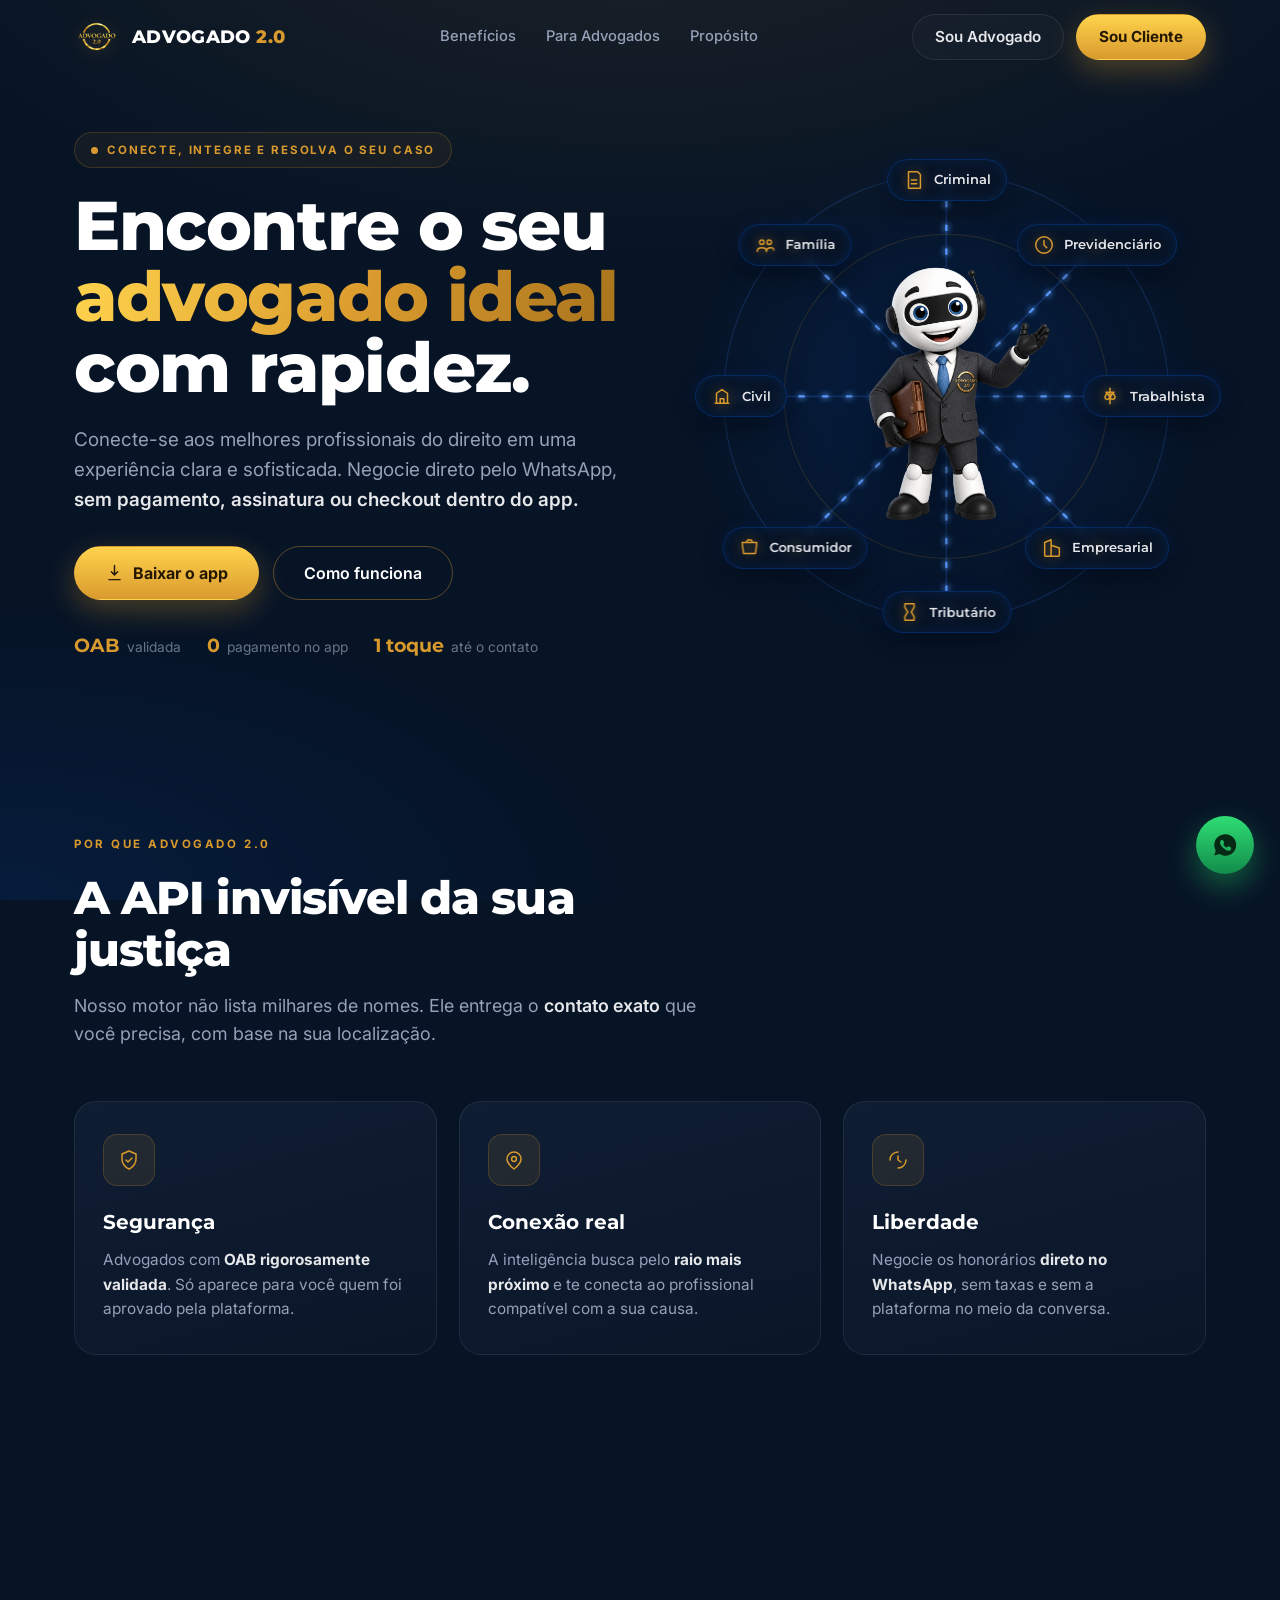
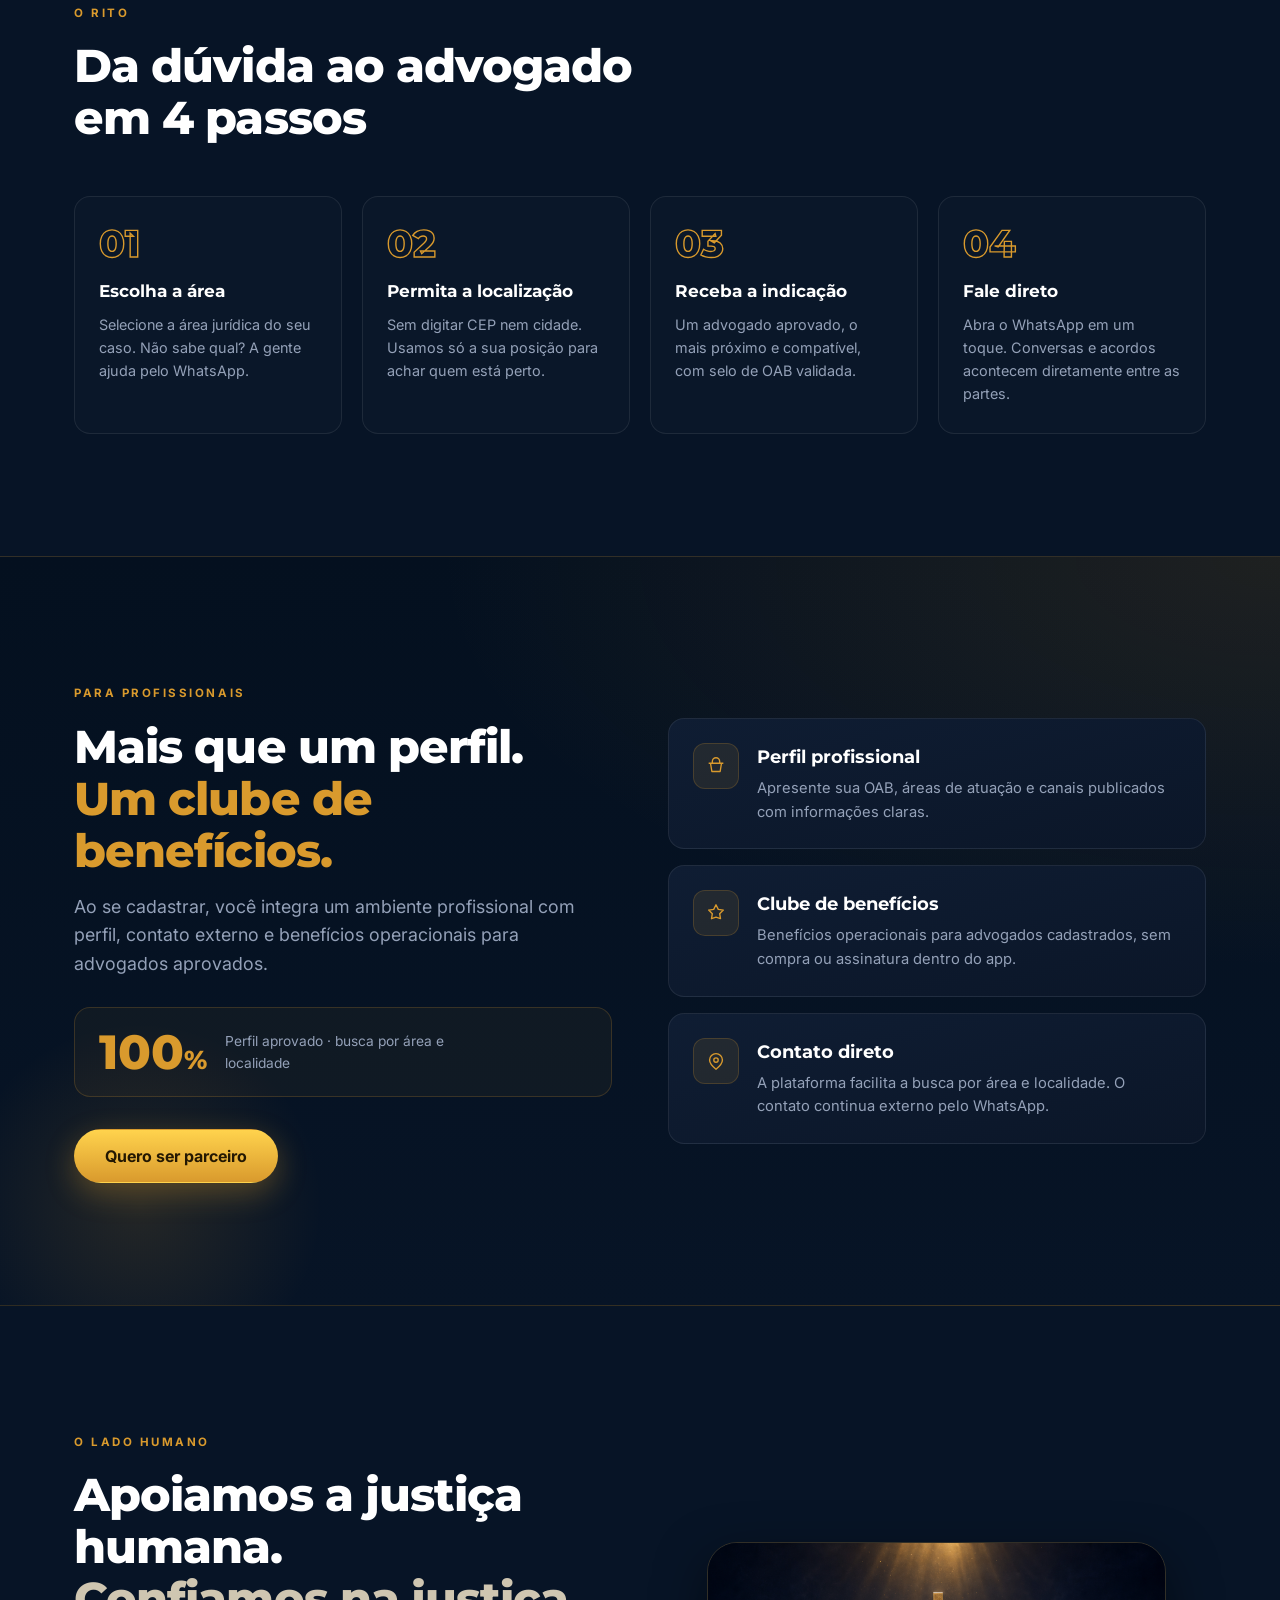
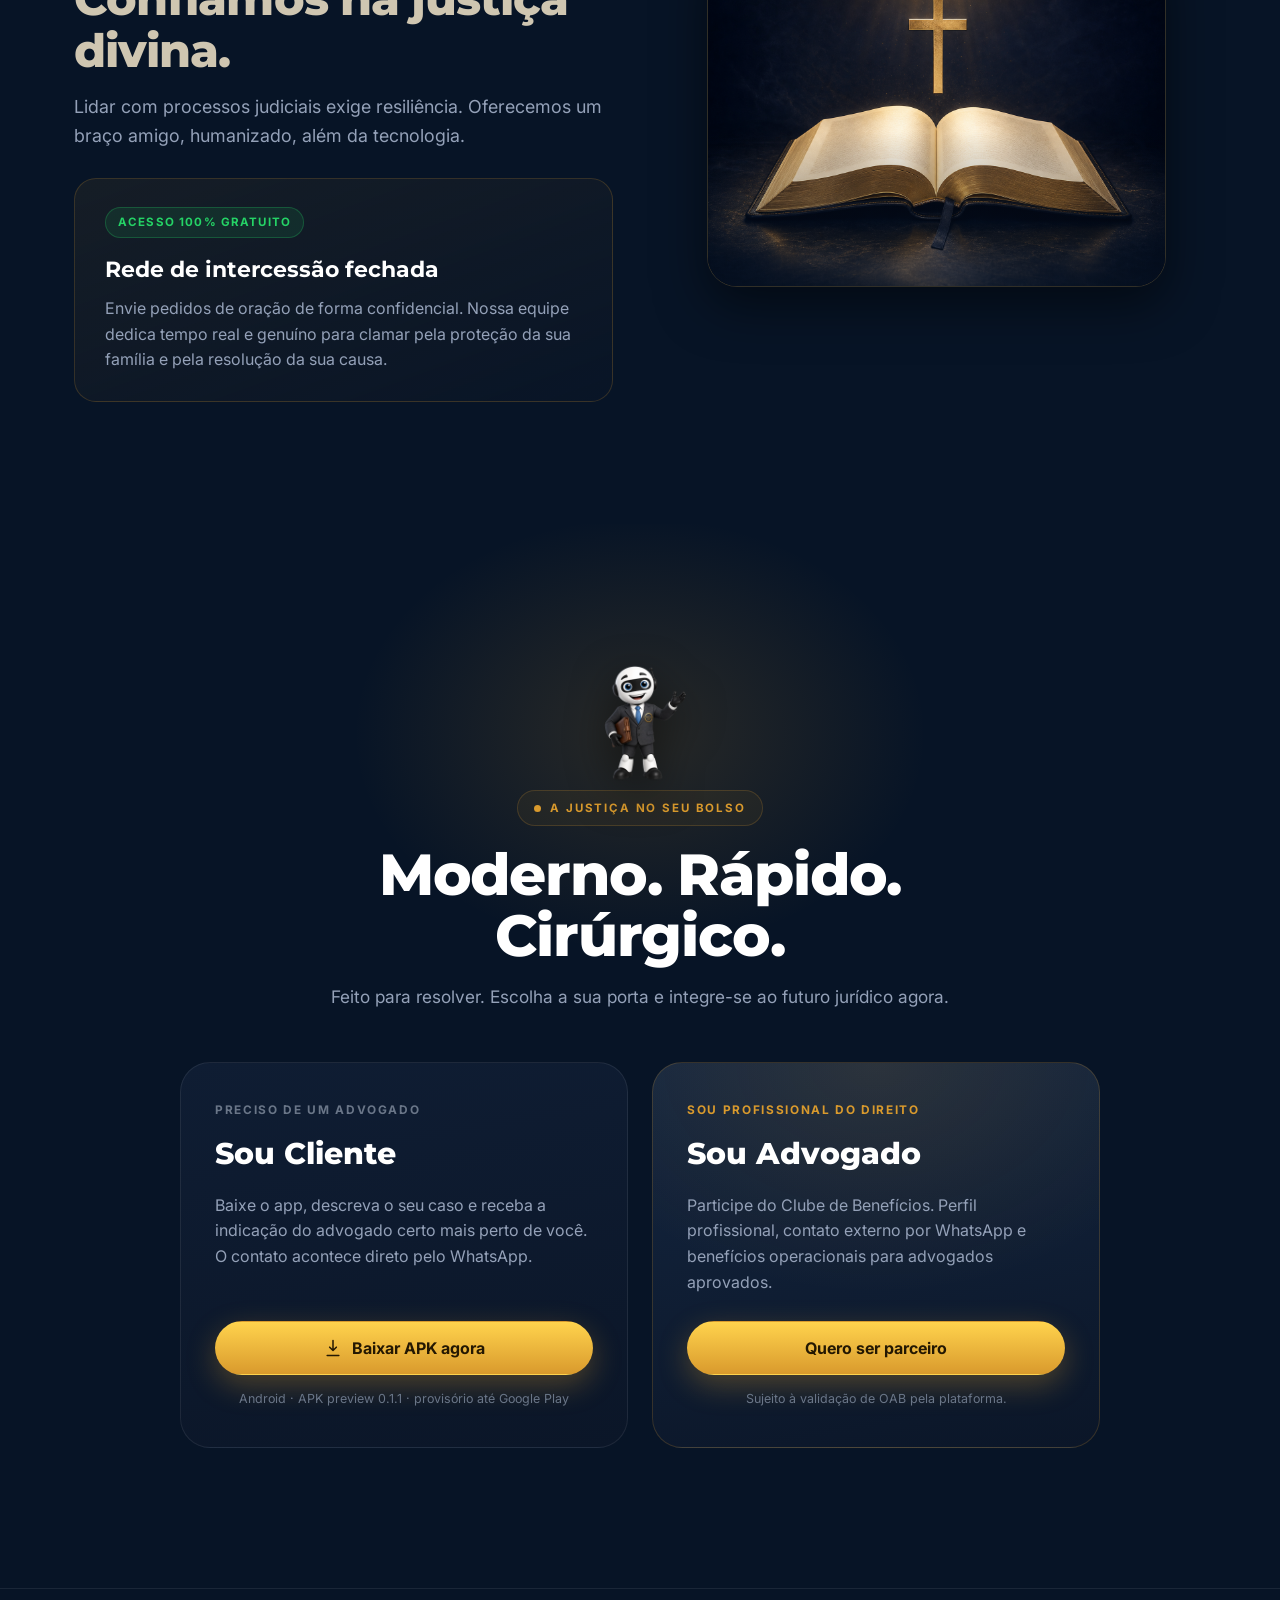
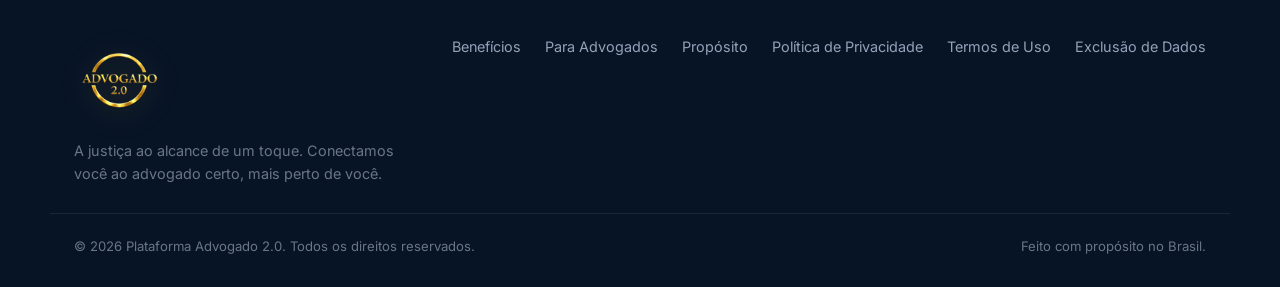
<file: index.html>
<!DOCTYPE html>
<html lang="pt-BR">
<head>
  <meta charset="UTF-8" />
  <meta name="viewport" content="width=device-width, initial-scale=1.0" />
  <title>Advogado 2.0 — A justiça ao alcance de um toque</title>
  <meta name="description" content="Encontre advogados cadastrados por área jurídica, cidade ou localização. O contato acontece pelo WhatsApp, fora do aplicativo." />
  <meta name="theme-color" content="#071426" />
  <link rel="canonical" href="https://advogado20.com.br/" />

  <link rel="icon" type="image/png" href="assets/logo-gold.png" />

  <!-- Open Graph -->
  <meta property="og:type" content="website" />
  <meta property="og:title" content="Advogado 2.0 — A justiça ao alcance de um toque" />
  <meta property="og:description" content="Busque advogados cadastrados por área jurídica, cidade ou proximidade." />
  <meta property="og:url" content="https://advogado20.com.br/" />
  <meta property="og:image" content="https://advogado20.com.br/assets/mascot-lawyer.png" />
  <meta property="og:locale" content="pt_BR" />

  <link rel="preconnect" href="https://fonts.googleapis.com" />
  <link rel="preconnect" href="https://fonts.gstatic.com" crossorigin />
  <link href="https://fonts.googleapis.com/css2?family=Montserrat:wght@500;600;700;800&family=Inter:wght@400;500;600;700&display=swap" rel="stylesheet" />

  <link rel="stylesheet" href="styles.css" />

  <!-- Limpeza de service worker/cache do app antigo (a landing não é PWA) -->
  <script>
    if ("serviceWorker" in navigator) {
      navigator.serviceWorker.getRegistrations().then(function (regs) {
        regs.forEach(function (r) { r.unregister(); });
      });
      if (window.caches && caches.keys) {
        caches.keys().then(function (keys) {
          keys.forEach(function (k) { caches.delete(k); });
        });
      }
    }
  </script>
</head>
<body>
  <a class="skip-link" href="#hero">Pular para o conteúdo</a>
  <div class="scroll-progress" id="scrollProgress" aria-hidden="true"></div>

  <!-- ============ NAV ============ -->
  <header class="nav" id="nav">
    <div class="wrap nav__inner">
      <a class="brand" href="#hero" aria-label="Advogado 2.0 — início">
        <img class="brand__logo" src="assets/logo-gold.png" alt="" width="46" height="46" />
        <span class="brand__text">ADVOGADO <em>2.0</em></span>
      </a>

      <nav class="nav__links" aria-label="Navegação principal">
        <a href="#beneficios">Benefícios</a>
        <a href="#advogados">Para Advogados</a>
        <a href="#proposito">Propósito</a>
      </nav>

      <div class="nav__cta">
        <a class="btn btn--ghost" href="#advogados">Sou Advogado</a>
        <a class="btn btn--gold" href="#cliente">Sou Cliente</a>
      </div>

      <button class="nav__burger" id="navBurger" aria-label="Abrir menu" aria-expanded="false">
        <span></span><span></span><span></span>
      </button>
    </div>

    <div class="nav__mobile" id="navMobile" hidden>
      <a href="#beneficios">Benefícios</a>
      <a href="#advogados">Para Advogados</a>
      <a href="#proposito">Propósito</a>
      <a class="btn btn--gold btn--block" href="#cliente">Sou Cliente</a>
      <a class="btn btn--ghost btn--block" href="#advogados">Sou Advogado</a>
    </div>
  </header>

  <main>
    <!-- ============ HERO ============ -->
    <section class="hero" id="hero">
      <div class="wrap hero__grid">
        <div class="hero__copy reveal">
          <span class="eyebrow"><span class="eyebrow__dot"></span>Conecte, integre e resolva o seu caso</span>
          <h1 class="hero__title">
            Encontre o seu<br />
            <span class="grad">advogado ideal</span><br />
            com rapidez.
          </h1>
          <p class="hero__lead">
            Conecte-se aos melhores profissionais do direito em uma experiência
            clara e sofisticada. Negocie direto pelo WhatsApp,
            <strong>sem pagamento, assinatura ou checkout dentro do app.</strong>
          </p>
          <div class="hero__actions">
            <a class="btn btn--gold btn--lg" href="#" data-action="download">
              <svg viewBox="0 0 24 24" width="19" height="19" fill="none" aria-hidden="true"><path d="M12 3v12m0 0l-4-4m4 4l4-4M5 21h14" stroke="currentColor" stroke-width="1.8" stroke-linecap="round" stroke-linejoin="round"/></svg>
              Baixar o app
            </a>
            <a class="btn btn--line btn--lg" href="#como-funciona">Como funciona</a>
          </div>
          <ul class="hero__proof">
            <li><strong>OAB</strong> validada</li>
            <li><strong>0</strong> pagamento no app</li>
            <li><strong>1&nbsp;toque</strong> até o contato</li>
          </ul>
        </div>

        <!-- Palco: mascote com as áreas do direito ao redor (projeção holográfica) -->
        <div class="hero__stage reveal">
          <svg class="hero__holo" viewBox="0 0 480 480" preserveAspectRatio="none" aria-hidden="true">
            <defs>
              <radialGradient id="holoBg" cx="50%" cy="50%" r="52%">
                <stop offset="0%" stop-color="rgba(2,102,255,0.20)" />
                <stop offset="70%" stop-color="rgba(2,102,255,0.04)" />
                <stop offset="100%" stop-color="rgba(2,102,255,0)" />
              </radialGradient>
              <filter id="neon" x="-60%" y="-60%" width="220%" height="220%">
                <feGaussianBlur stdDeviation="3" result="b" />
                <feMerge>
                  <feMergeNode in="b" /><feMergeNode in="b" /><feMergeNode in="SourceGraphic" />
                </feMerge>
              </filter>
            </defs>
            <circle cx="240" cy="240" r="232" fill="url(#holoBg)" />
            <circle cx="240" cy="240" r="206" stroke="rgba(62,134,255,0.20)" stroke-width="1" fill="none" />
            <circle cx="240" cy="240" r="150" stroke="rgba(217,154,45,0.16)" stroke-width="1" fill="none" />

            <!-- base sutil dos traços -->
            <g stroke="rgba(62,134,255,0.22)" stroke-width="1.5">
              <line x1="240" y1="240" x2="240" y2="40" />
              <line x1="240" y1="240" x2="379" y2="100" />
              <line x1="240" y1="240" x2="430" y2="240" />
              <line x1="240" y1="240" x2="379" y2="380" />
              <line x1="240" y1="240" x2="240" y2="440" />
              <line x1="240" y1="240" x2="100" y2="380" />
              <line x1="240" y1="240" x2="50"  y2="240" />
              <line x1="240" y1="240" x2="100" y2="100" />
            </g>

            <!-- traços neon com corrente animada -->
            <g class="holo-flow" filter="url(#neon)" stroke="#5b9bff" stroke-width="2.2" stroke-linecap="round">
              <line x1="240" y1="240" x2="240" y2="40" />
              <line x1="240" y1="240" x2="379" y2="100" />
              <line x1="240" y1="240" x2="430" y2="240" />
              <line x1="240" y1="240" x2="379" y2="380" />
              <line x1="240" y1="240" x2="240" y2="440" />
              <line x1="240" y1="240" x2="100" y2="380" />
              <line x1="240" y1="240" x2="50"  y2="240" />
              <line x1="240" y1="240" x2="100" y2="100" />
            </g>

            <!-- pontos neon em cada extremidade -->
            <g filter="url(#neon)">
              <circle cx="240" cy="40"  r="3.5" fill="#5b9bff" />
              <circle cx="379" cy="100" r="3.5" fill="#ffd34d" />
              <circle cx="430" cy="240" r="3.5" fill="#5b9bff" />
              <circle cx="379" cy="380" r="3.5" fill="#ffd34d" />
              <circle cx="240" cy="440" r="3.5" fill="#5b9bff" />
              <circle cx="100" cy="380" r="3.5" fill="#ffd34d" />
              <circle cx="50"  cy="240" r="3.5" fill="#5b9bff" />
              <circle cx="100" cy="100" r="3.5" fill="#ffd34d" />
            </g>

            <!-- hub central -->
            <circle cx="240" cy="240" r="7" fill="#ffd34d" filter="url(#neon)" />
            <circle class="holo-pulse" cx="240" cy="240" r="7" fill="none" stroke="#ffd34d" stroke-width="2" />
          </svg>

          <img class="hero__mascot" src="assets/mascot-lawyer.png"
               alt="Mascote do Advogado 2.0, um advogado simpático de terno segurando uma pasta" />

          <div class="orbit" style="--x:50%;  --y:8.3%;">
            <svg viewBox="0 0 24 24" width="15" height="15" fill="none" aria-hidden="true"><path d="M6 3h10l3 3v15H6V3Z" stroke="currentColor" stroke-width="1.6" stroke-linejoin="round"/><path d="M9 12h6M9 16h6" stroke="currentColor" stroke-width="1.6" stroke-linecap="round"/></svg>
            Criminal
          </div>
          <div class="orbit" style="--x:79%; --y:20.8%;">
            <svg viewBox="0 0 24 24" width="15" height="15" fill="none" aria-hidden="true"><circle cx="12" cy="12" r="9" stroke="currentColor" stroke-width="1.6"/><path d="M12 7v5l3 3" stroke="currentColor" stroke-width="1.6" stroke-linecap="round"/></svg>
            Previdenciário
          </div>
          <div class="orbit" style="--x:89.6%; --y:50%;">
            <svg viewBox="0 0 24 24" width="15" height="15" fill="none" aria-hidden="true"><path d="M12 3v18M7 8h10M9 8l-2.5 5a2.5 2.5 0 0 0 5 0L9 8Zm6 0l-2.5 5a2.5 2.5 0 0 0 5 0L15 8Z" stroke="currentColor" stroke-width="1.6" stroke-linejoin="round"/></svg>
            Trabalhista
          </div>
          <div class="orbit" style="--x:79%; --y:79.2%;">
            <svg viewBox="0 0 24 24" width="15" height="15" fill="none" aria-hidden="true"><path d="M4 21V6l7-3v18M11 21V9l9 3v9M4 21h16" stroke="currentColor" stroke-width="1.6" stroke-linejoin="round"/></svg>
            Empresarial
          </div>
          <div class="orbit" style="--x:50%; --y:91.7%;">
            <svg viewBox="0 0 24 24" width="15" height="15" fill="none" aria-hidden="true"><path d="M7 3h10v4l-3 5 3 5v4H7v-4l3-5-3-5V3Z" stroke="currentColor" stroke-width="1.6" stroke-linejoin="round"/></svg>
            Tributário
          </div>
          <div class="orbit" style="--x:20.8%; --y:79.2%;">
            <svg viewBox="0 0 24 24" width="15" height="15" fill="none" aria-hidden="true"><path d="M4 6h16l-1.5 12H5.5L4 6Z" stroke="currentColor" stroke-width="1.6" stroke-linejoin="round"/><path d="M9 6a3 3 0 0 1 6 0" stroke="currentColor" stroke-width="1.6"/></svg>
            Consumidor
          </div>
          <div class="orbit" style="--x:10.4%; --y:50%;">
            <svg viewBox="0 0 24 24" width="15" height="15" fill="none" aria-hidden="true"><path d="M4 20h16M6 20V9l6-4 6 4v11M10 20v-5h4v5" stroke="currentColor" stroke-width="1.6" stroke-linejoin="round"/></svg>
            Civil
          </div>
          <div class="orbit" style="--x:20.8%; --y:20.8%;">
            <svg viewBox="0 0 24 24" width="15" height="15" fill="none" aria-hidden="true"><circle cx="8" cy="9" r="2.4" stroke="currentColor" stroke-width="1.6"/><circle cx="16" cy="9" r="2.4" stroke="currentColor" stroke-width="1.6"/><path d="M3 19c0-2.5 2-4 5-4s5 1.5 5 4M13 19c0-2.5 2-4 5-4s3 1 3 2.5" stroke="currentColor" stroke-width="1.6" stroke-linecap="round"/></svg>
            Família
          </div>
        </div>
      </div>
    </section>

    <!-- ============ BENEFÍCIOS ============ -->
    <section class="section" id="beneficios">
      <div class="wrap">
        <div class="section__head reveal">
          <span class="art-label">Por que Advogado 2.0</span>
          <h2 class="section__title">A API invisível da sua justiça</h2>
          <p class="section__intro">
            Nosso motor não lista milhares de nomes. Ele entrega o
            <strong>contato exato</strong> que você precisa, com base na sua localização.
          </p>
        </div>

        <div class="pillars">
          <article class="pillar reveal">
            <div class="pillar__icon" aria-hidden="true">
              <svg viewBox="0 0 24 24" width="24" height="24" fill="none"><path d="M12 3l7 3v5c0 4.5-3 8-7 10-4-2-7-5.5-7-10V6l7-3Z" stroke="currentColor" stroke-width="1.5" stroke-linejoin="round"/><path d="M9 12l2 2 4-4" stroke="currentColor" stroke-width="1.5" stroke-linecap="round" stroke-linejoin="round"/></svg>
            </div>
            <h3>Segurança</h3>
            <p>Advogados com <strong>OAB rigorosamente validada</strong>. Só aparece para você quem foi aprovado pela plataforma.</p>
          </article>

          <article class="pillar reveal">
            <div class="pillar__icon" aria-hidden="true">
              <svg viewBox="0 0 24 24" width="24" height="24" fill="none"><path d="M12 21c4.5-3.5 7-6.6 7-10a7 7 0 0 0-14 0c0 3.4 2.5 6.5 7 10Z" stroke="currentColor" stroke-width="1.5" stroke-linejoin="round"/><circle cx="12" cy="11" r="2.4" stroke="currentColor" stroke-width="1.5"/></svg>
            </div>
            <h3>Conexão real</h3>
            <p>A inteligência busca pelo <strong>raio mais próximo</strong> e te conecta ao profissional compatível com a sua causa.</p>
          </article>

          <article class="pillar reveal">
            <div class="pillar__icon" aria-hidden="true">
              <svg viewBox="0 0 24 24" width="24" height="24" fill="none"><path d="M4 12a8 8 0 0 1 8-8M20 12a8 8 0 0 1-8 8" stroke="currentColor" stroke-width="1.5" stroke-linecap="round"/><path d="M12 8v4l3 2" stroke="currentColor" stroke-width="1.5" stroke-linecap="round" stroke-linejoin="round"/></svg>
            </div>
            <h3>Liberdade</h3>
            <p>Negocie os honorários <strong>direto no WhatsApp</strong>, sem taxas e sem a plataforma no meio da conversa.</p>
          </article>
        </div>
      </div>
    </section>

    <!-- ============ COMO FUNCIONA ============ -->
    <section class="section" id="como-funciona">
      <div class="wrap">
        <div class="section__head reveal">
          <span class="art-label">O rito</span>
          <h2 class="section__title">Da dúvida ao advogado em 4 passos</h2>
        </div>

        <ol class="steps">
          <li class="step reveal">
            <span class="step__num">01</span>
            <h3>Escolha a área</h3>
            <p>Selecione a área jurídica do seu caso. Não sabe qual? A gente ajuda pelo WhatsApp.</p>
          </li>
          <li class="step reveal">
            <span class="step__num">02</span>
            <h3>Permita a localização</h3>
            <p>Sem digitar CEP nem cidade. Usamos só a sua posição para achar quem está perto.</p>
          </li>
          <li class="step reveal">
            <span class="step__num">03</span>
            <h3>Receba a indicação</h3>
            <p>Um advogado aprovado, o mais próximo e compatível, com selo de OAB validada.</p>
          </li>
          <li class="step reveal">
            <span class="step__num">04</span>
            <h3>Fale direto</h3>
            <p>Abra o WhatsApp em um toque. Conversas e acordos acontecem diretamente entre as partes.</p>
          </li>
        </ol>
      </div>
    </section>

    <!-- ============ PARA ADVOGADOS ============ -->
    <section class="section vip" id="advogados">
      <div class="vip__glow" aria-hidden="true"></div>
      <div class="wrap vip__grid">
        <div class="vip__copy reveal">
          <span class="art-label">Para profissionais</span>
          <h2 class="section__title">
            Mais que um perfil.<br /><span class="text-gold">Um clube de benefícios.</span>
          </h2>
          <p class="section__intro">
            Ao se cadastrar, você integra um ambiente profissional com perfil,
            contato externo e benefícios operacionais para advogados aprovados.
          </p>

          <div class="vip__stat">
            <span class="vip__stat-num">100<span>%</span></span>
            <span class="vip__stat-label">Perfil aprovado · busca por área e localidade</span>
          </div>

          <a class="btn btn--gold btn--lg" href="#advogado-cta">Quero ser parceiro</a>
        </div>

        <ul class="vip__benefits">
          <li class="vip__benefit reveal">
            <div class="vip__benefit-icon" aria-hidden="true">
              <svg viewBox="0 0 24 24" width="22" height="22" fill="none"><path d="M4 9h16M6 9l1.5 9h9L18 9M8 9V7a4 4 0 0 1 8 0v2" stroke="currentColor" stroke-width="1.5" stroke-linejoin="round"/></svg>
            </div>
            <div>
              <h3>Perfil profissional</h3>
              <p>Apresente sua OAB, áreas de atuação e canais publicados com informações claras.</p>
            </div>
          </li>
          <li class="vip__benefit reveal">
            <div class="vip__benefit-icon" aria-hidden="true">
              <svg viewBox="0 0 24 24" width="22" height="22" fill="none"><path d="M12 3l2.5 5 5.5.8-4 3.9.9 5.5L12 16.5 7.1 18.2l.9-5.5-4-3.9L9.5 8 12 3Z" stroke="currentColor" stroke-width="1.5" stroke-linejoin="round"/></svg>
            </div>
            <div>
              <h3>Clube de benefícios</h3>
              <p>Benefícios operacionais para advogados cadastrados, sem compra ou assinatura dentro do app.</p>
            </div>
          </li>
          <li class="vip__benefit reveal">
            <div class="vip__benefit-icon" aria-hidden="true">
              <svg viewBox="0 0 24 24" width="22" height="22" fill="none"><path d="M12 21c4.5-3.5 7-6.6 7-10a7 7 0 0 0-14 0c0 3.4 2.5 6.5 7 10Z" stroke="currentColor" stroke-width="1.5" stroke-linejoin="round"/><circle cx="12" cy="11" r="2.4" stroke="currentColor" stroke-width="1.5"/></svg>
            </div>
            <div>
              <h3>Contato direto</h3>
              <p>A plataforma facilita a busca por área e localidade. O contato continua externo pelo WhatsApp.</p>
            </div>
          </li>
        </ul>
      </div>
    </section>

    <!-- ============ PROPÓSITO / LADO HUMANO ============ -->
    <section class="section human" id="proposito">
      <div class="wrap human__grid">
        <div class="human__copy reveal">
          <span class="art-label">O lado humano</span>
          <h2 class="section__title">
            Apoiamos a justiça humana.<br />
            <span class="text-muted-serif">Confiamos na justiça divina.</span>
          </h2>
          <p class="section__intro">
            Lidar com processos judiciais exige resiliência. Oferecemos um
            braço amigo, humanizado, além da tecnologia.
          </p>
          <div class="human__card">
            <span class="human__tag">Acesso 100% gratuito</span>
            <h3>Rede de intercessão fechada</h3>
            <p>
              Envie pedidos de oração de forma confidencial. Nossa equipe dedica
              tempo real e genuíno para clamar pela proteção da sua família e pela
              resolução da sua causa.
            </p>
          </div>
        </div>
        <figure class="human__figure reveal">
          <img src="assets/prayer-bible-cross.png" alt="Bíblia aberta iluminada com uma cruz dourada, simbolizando a rede de intercessão" loading="lazy" />
        </figure>
      </div>
    </section>

    <!-- ============ FINALE — DUAS PORTAS ============ -->
    <section class="finale" id="cliente">
      <div class="finale__glow" aria-hidden="true"></div>
      <div class="wrap">
        <div class="finale__head reveal">
          <img class="finale__mascot" src="assets/mascot-lawyer.png" alt="" aria-hidden="true" loading="lazy" />
          <span class="eyebrow eyebrow--center"><span class="eyebrow__dot"></span>A justiça no seu bolso</span>
          <h2 class="finale__title">Moderno. Rápido.<br />Cirúrgico.</h2>
          <p class="finale__lead">Feito para resolver. Escolha a sua porta e integre-se ao futuro jurídico agora.</p>
        </div>

        <div class="doors">
          <article class="door reveal">
            <span class="door__kicker">Preciso de um advogado</span>
            <h3 class="door__title">Sou Cliente</h3>
            <p class="door__text">
              Baixe o app, descreva o seu caso e receba a indicação do advogado
              certo mais perto de você. O contato acontece direto pelo WhatsApp.
            </p>
            <a class="btn btn--gold btn--lg btn--block" href="#" data-action="download">
              <svg viewBox="0 0 24 24" width="20" height="20" fill="none" aria-hidden="true"><path d="M12 3v12m0 0l-4-4m4 4l4-4M5 21h14" stroke="currentColor" stroke-width="1.8" stroke-linecap="round" stroke-linejoin="round"/></svg>
              Baixar APK agora
            </a>
            <span class="door__note">Android · APK preview 0.1.1 · provisório até Google Play</span>
          </article>

          <article class="door door--gold reveal" id="advogado-cta">
            <span class="door__kicker">Sou profissional do direito</span>
            <h3 class="door__title">Sou Advogado</h3>
            <p class="door__text">
              Participe do Clube de Benefícios. Perfil profissional, contato
              externo por WhatsApp e benefícios operacionais para advogados aprovados.
            </p>
            <a class="btn btn--gold btn--lg btn--block" href="#" data-contact="advogado">
              Quero ser parceiro
            </a>
            <span class="door__note">Sujeito à validação de OAB pela plataforma.</span>
          </article>
        </div>
      </div>
    </section>
  </main>

  <!-- ============ FOOTER ============ -->
  <footer class="footer">
    <div class="wrap footer__inner">
      <div class="footer__brand">
        <img class="footer__logo" src="assets/logo-gold.png" alt="Advogado 2.0" width="120" height="120" />
        <p>A justiça ao alcance de um toque. Conectamos você ao advogado certo, mais perto de você.</p>
      </div>
      <nav class="footer__links" aria-label="Rodapé">
        <a href="#beneficios">Benefícios</a>
        <a href="#advogados">Para Advogados</a>
        <a href="#proposito">Propósito</a>
        <a href="privacidade.html">Política de Privacidade</a>
        <a href="termos.html">Termos de Uso</a>
        <a href="exclusao-de-dados.html">Exclusão de Dados</a>
      </nav>
    </div>
    <div class="wrap footer__base">
      <span>© 2026 Plataforma Advogado 2.0. Todos os direitos reservados.</span>
      <span>Feito com propósito no Brasil.</span>
    </div>
  </footer>

  <a class="fab-wa" href="#" data-contact="geral" aria-label="Falar no WhatsApp">
    <svg viewBox="0 0 24 24" width="26" height="26" fill="currentColor" aria-hidden="true"><path d="M12 2a10 10 0 0 0-8.6 15l-1.3 4.7 4.8-1.3A10 10 0 1 0 12 2Zm5.5 14.2c-.2.6-1.2 1.2-1.7 1.2-.4 0-1 .1-3-.8a10.6 10.6 0 0 1-4.3-3.8c-.3-.5-1-1.5-1-2.8 0-1.3.7-2 1-2.3.2-.2.5-.3.7-.3h.5c.2 0 .4 0 .6.5l.8 1.9c0 .2.1.4 0 .6l-.4.6c-.2.2-.3.4-.1.7.5.9 1 1.4 1.7 1.9.6.4 1 .5 1.2.6.2 0 .4 0 .5-.1l.7-.8c.2-.2.4-.2.6-.1l1.8.9c.3.1.4.2.5.3.1.4.1.8-.1 1.1Z"/></svg>
  </a>

  <script src="script.js?v=vc9"></script>
</body>
</html>
</file>
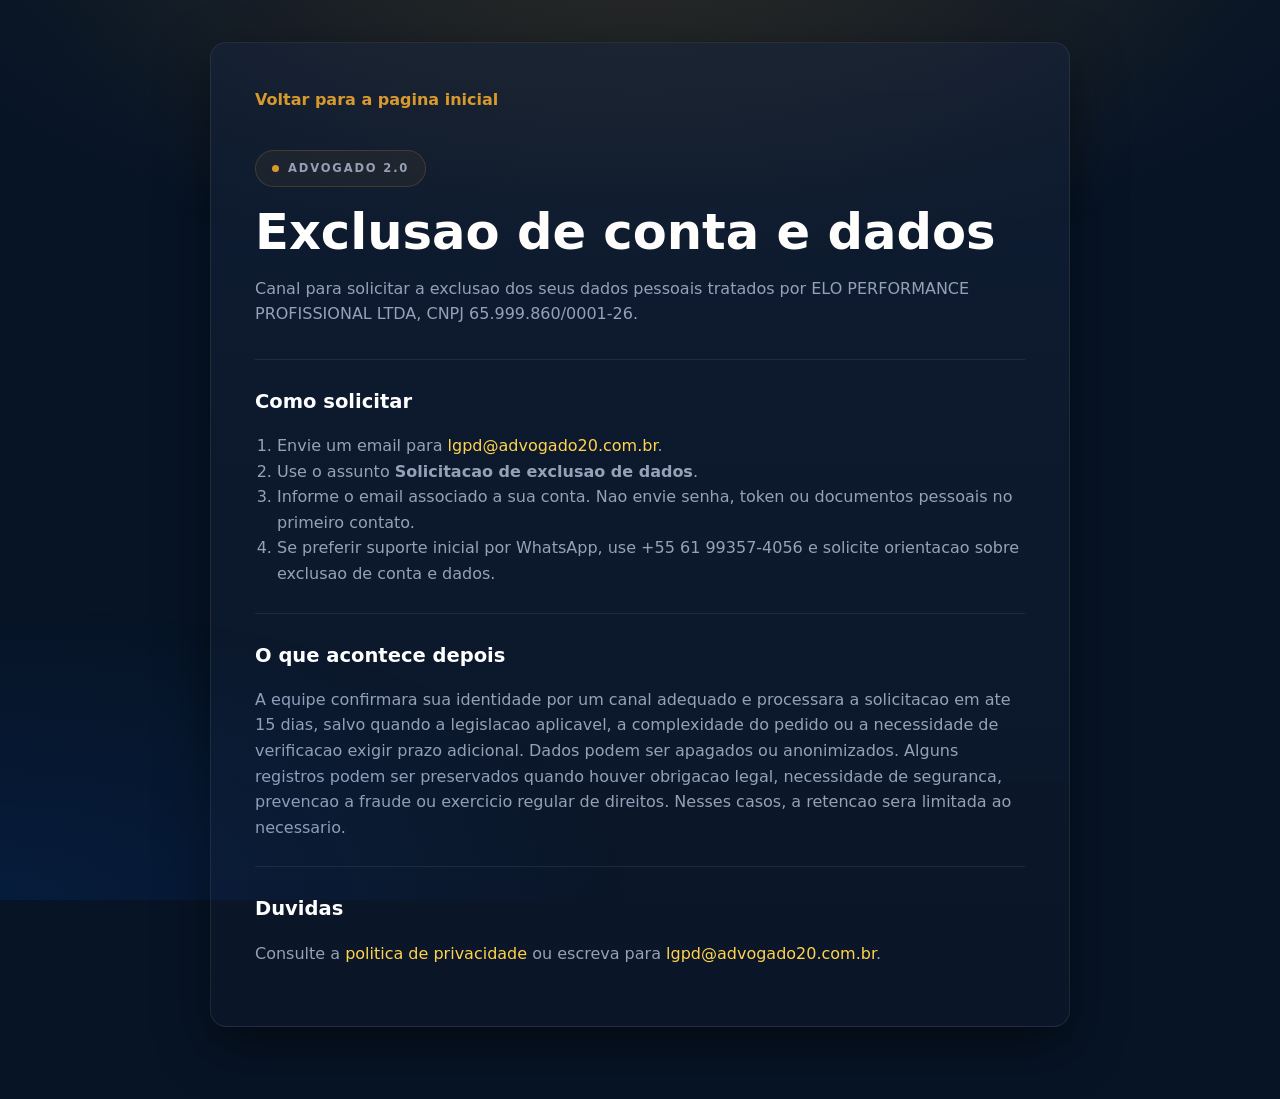
<file: exclusao-de-dados.html>
<!doctype html>
<html lang="pt-BR">
  <head>
    <meta charset="utf-8">
    <meta name="viewport" content="width=device-width, initial-scale=1">
    <title>Exclusao de conta e dados - Advogado 2.0</title>
    <link rel="canonical" href="https://advogado20.com.br/exclusao-de-dados.html">
    <link rel="stylesheet" href="styles.css">
  </head>
  <body class="legal-page">
    <main class="legal-main">
      <div class="legal-shell">
        <a class="legal-back" href="index.html">Voltar para a pagina inicial</a>
        <header class="legal-header">
          <p class="eyebrow"><span class="eyebrow__dot"></span>Advogado 2.0</p>
          <h1>Exclusao de conta e dados</h1>
          <p>Canal para solicitar a exclusao dos seus dados pessoais tratados por ELO PERFORMANCE PROFISSIONAL LTDA, CNPJ 65.999.860/0001-26.</p>
        </header>

        <section class="legal-section">
          <h2>Como solicitar</h2>
          <ol>
            <li>Envie um email para <a href="mailto:lgpd@advogado20.com.br?subject=Solicitacao%20de%20exclusao%20de%20dados">lgpd@advogado20.com.br</a>.</li>
            <li>Use o assunto <strong>Solicitacao de exclusao de dados</strong>.</li>
            <li>Informe o email associado a sua conta. Nao envie senha, token ou documentos pessoais no primeiro contato.</li>
            <li>Se preferir suporte inicial por WhatsApp, use +55 61 99357-4056 e solicite orientacao sobre exclusao de conta e dados.</li>
          </ol>
        </section>

        <section class="legal-section">
          <h2>O que acontece depois</h2>
          <p>A equipe confirmara sua identidade por um canal adequado e processara a solicitacao em ate 15 dias, salvo quando a legislacao aplicavel, a complexidade do pedido ou a necessidade de verificacao exigir prazo adicional. Dados podem ser apagados ou anonimizados. Alguns registros podem ser preservados quando houver obrigacao legal, necessidade de seguranca, prevencao a fraude ou exercicio regular de direitos. Nesses casos, a retencao sera limitada ao necessario.</p>
        </section>

        <section class="legal-section">
          <h2>Duvidas</h2>
          <p>Consulte a <a href="privacidade.html">politica de privacidade</a> ou escreva para <a href="mailto:lgpd@advogado20.com.br">lgpd@advogado20.com.br</a>.</p>
        </section>
      </div>
    </main>
  </body>
</html>
</file>
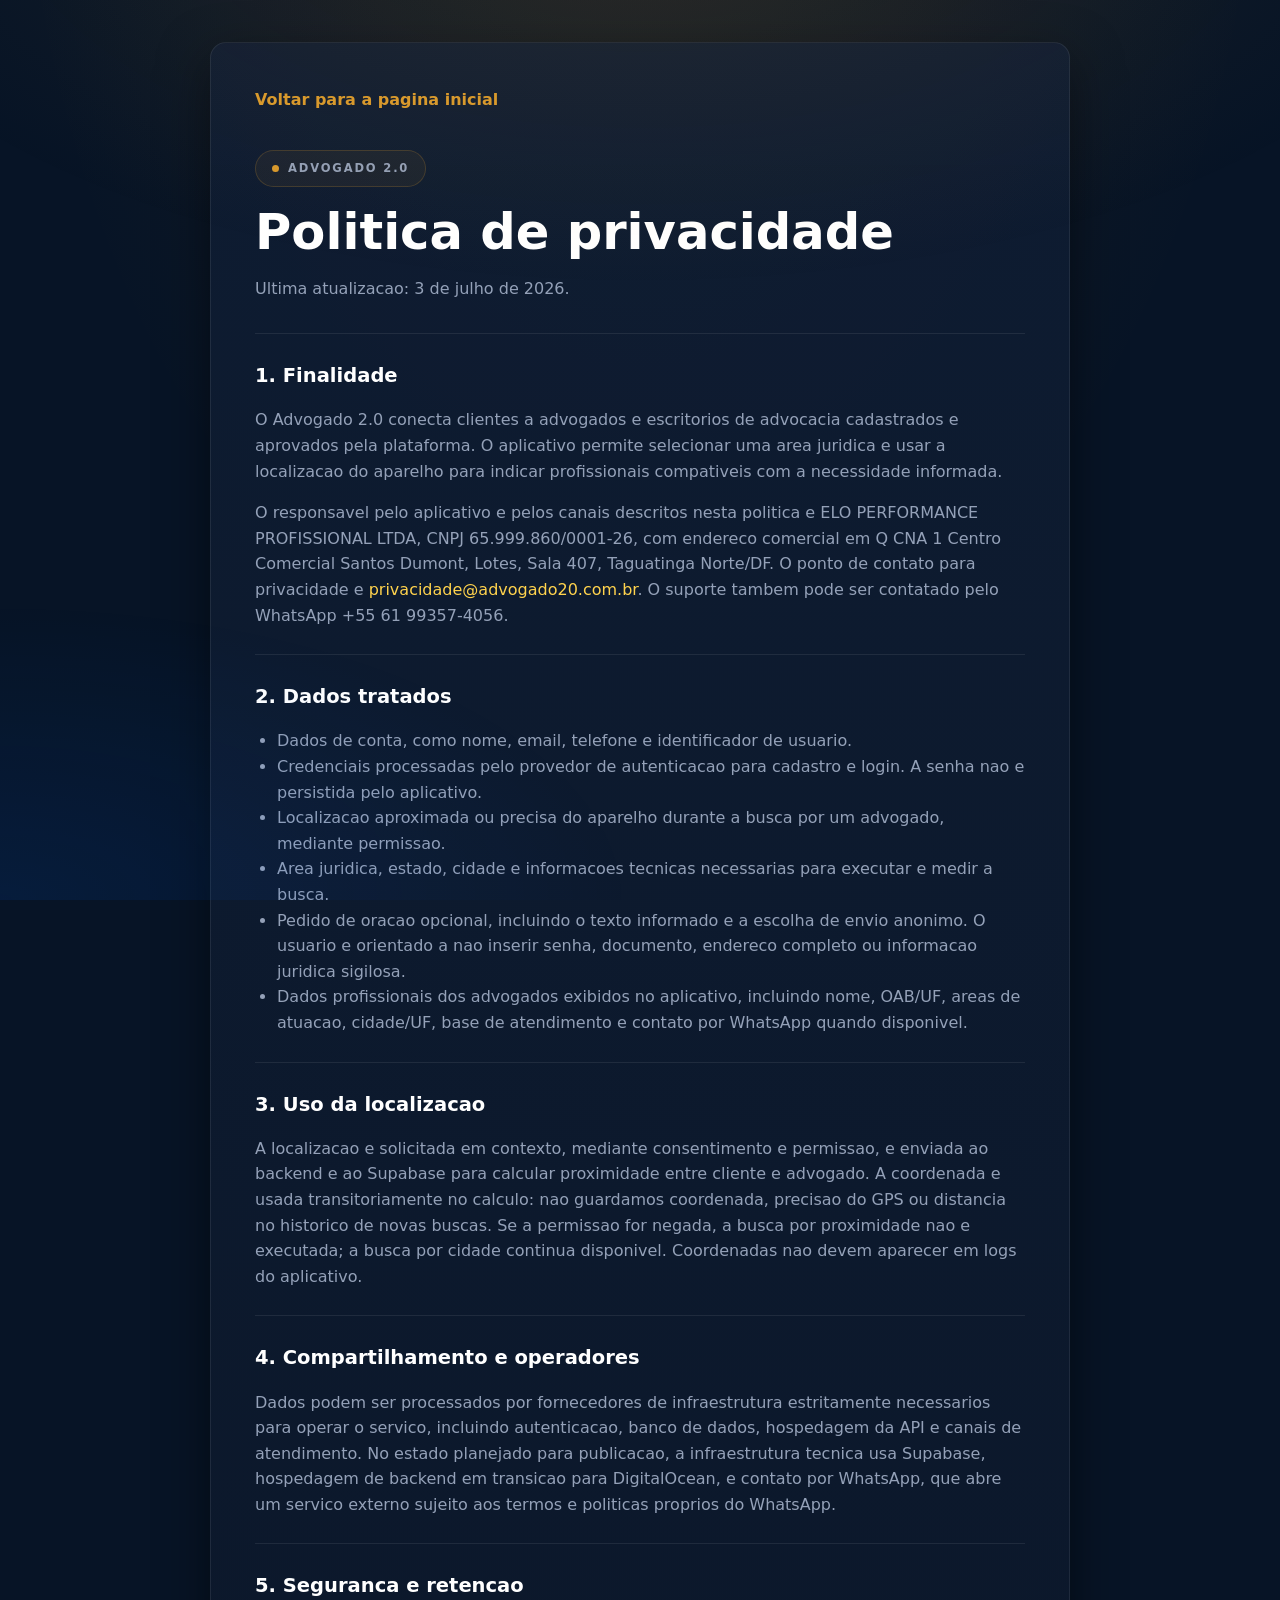
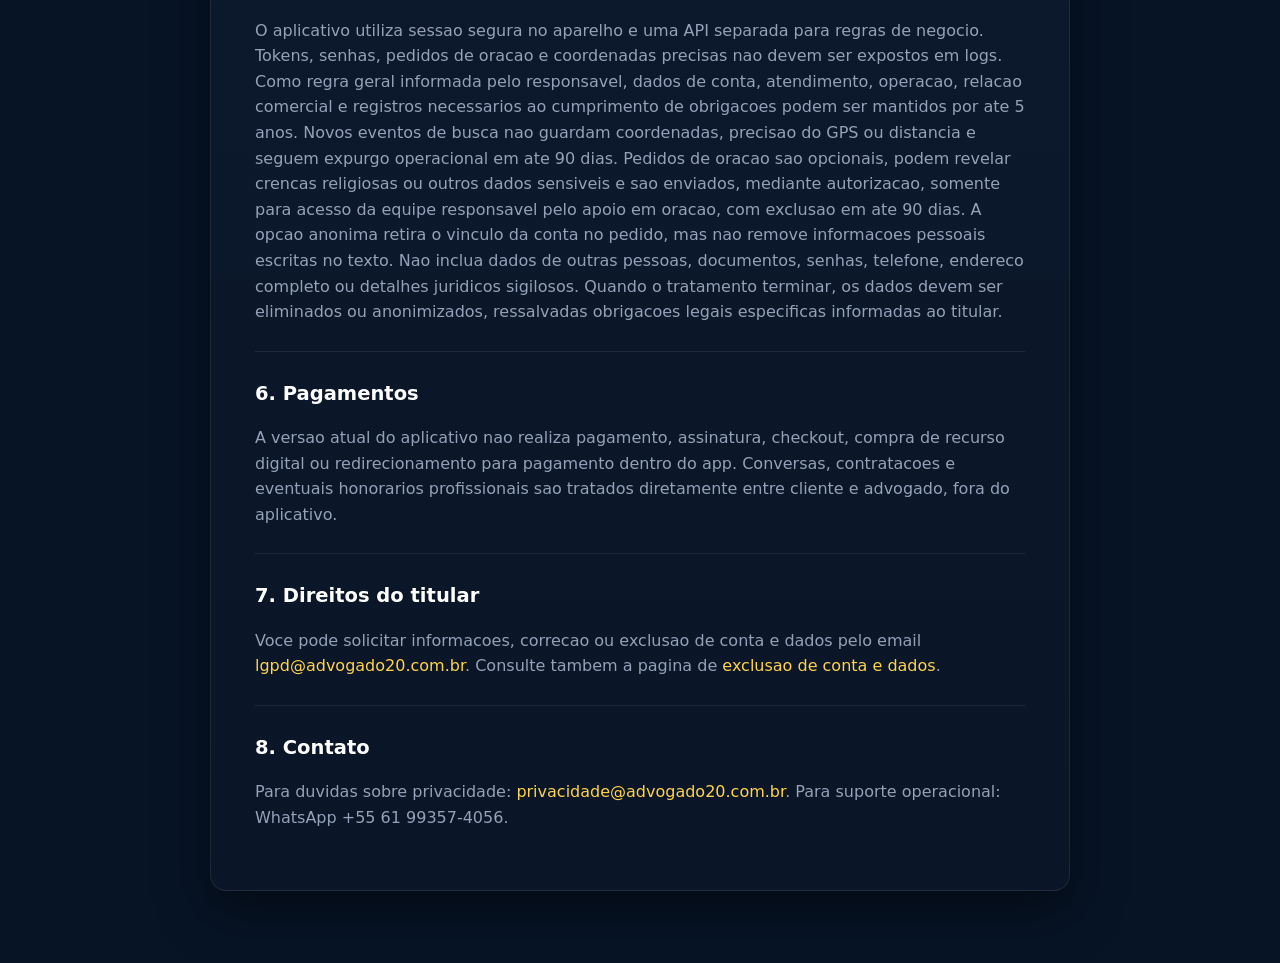
<file: privacidade.html>
<!doctype html>
<html lang="pt-BR">
  <head>
    <meta charset="utf-8">
    <meta name="viewport" content="width=device-width, initial-scale=1">
    <title>Politica de privacidade - Advogado 2.0</title>
    <link rel="canonical" href="https://advogado20.com.br/privacidade.html">
    <link rel="stylesheet" href="styles.css">
  </head>
  <body class="legal-page">
    <main class="legal-main">
      <div class="legal-shell">
        <a class="legal-back" href="index.html">Voltar para a pagina inicial</a>
        <header class="legal-header">
          <p class="eyebrow"><span class="eyebrow__dot"></span>Advogado 2.0</p>
          <h1>Politica de privacidade</h1>
          <p>Ultima atualizacao: 3 de julho de 2026.</p>
        </header>

        <section class="legal-section">
          <h2>1. Finalidade</h2>
          <p>O Advogado 2.0 conecta clientes a advogados e escritorios de advocacia cadastrados e aprovados pela plataforma. O aplicativo permite selecionar uma area juridica e usar a localizacao do aparelho para indicar profissionais compativeis com a necessidade informada.</p>
          <p>O responsavel pelo aplicativo e pelos canais descritos nesta politica e ELO PERFORMANCE PROFISSIONAL LTDA, CNPJ 65.999.860/0001-26, com endereco comercial em Q CNA 1 Centro Comercial Santos Dumont, Lotes, Sala 407, Taguatinga Norte/DF. O ponto de contato para privacidade e <a href="mailto:privacidade@advogado20.com.br">privacidade@advogado20.com.br</a>. O suporte tambem pode ser contatado pelo WhatsApp +55 61 99357-4056.</p>
        </section>

        <section class="legal-section">
          <h2>2. Dados tratados</h2>
          <ul>
            <li>Dados de conta, como nome, email, telefone e identificador de usuario.</li>
            <li>Credenciais processadas pelo provedor de autenticacao para cadastro e login. A senha nao e persistida pelo aplicativo.</li>
            <li>Localizacao aproximada ou precisa do aparelho durante a busca por um advogado, mediante permissao.</li>
            <li>Area juridica, estado, cidade e informacoes tecnicas necessarias para executar e medir a busca.</li>
            <li>Pedido de oracao opcional, incluindo o texto informado e a escolha de envio anonimo. O usuario e orientado a nao inserir senha, documento, endereco completo ou informacao juridica sigilosa.</li>
            <li>Dados profissionais dos advogados exibidos no aplicativo, incluindo nome, OAB/UF, areas de atuacao, cidade/UF, base de atendimento e contato por WhatsApp quando disponivel.</li>
          </ul>
        </section>

        <section class="legal-section">
          <h2>3. Uso da localizacao</h2>
          <p>A localizacao e solicitada em contexto, mediante consentimento e permissao, e enviada ao backend e ao Supabase para calcular proximidade entre cliente e advogado. A coordenada e usada transitoriamente no calculo: nao guardamos coordenada, precisao do GPS ou distancia no historico de novas buscas. Se a permissao for negada, a busca por proximidade nao e executada; a busca por cidade continua disponivel. Coordenadas nao devem aparecer em logs do aplicativo.</p>
        </section>

        <section class="legal-section">
          <h2>4. Compartilhamento e operadores</h2>
          <p>Dados podem ser processados por fornecedores de infraestrutura estritamente necessarios para operar o servico, incluindo autenticacao, banco de dados, hospedagem da API e canais de atendimento. No estado planejado para publicacao, a infraestrutura tecnica usa Supabase, hospedagem de backend em transicao para DigitalOcean, e contato por WhatsApp, que abre um servico externo sujeito aos termos e politicas proprios do WhatsApp.</p>
        </section>

        <section class="legal-section">
          <h2>5. Seguranca e retencao</h2>
          <p>O aplicativo utiliza sessao segura no aparelho e uma API separada para regras de negocio. Tokens, senhas, pedidos de oracao e coordenadas precisas nao devem ser expostos em logs. Como regra geral informada pelo responsavel, dados de conta, atendimento, operacao, relacao comercial e registros necessarios ao cumprimento de obrigacoes podem ser mantidos por ate 5 anos. Novos eventos de busca nao guardam coordenadas, precisao do GPS ou distancia e seguem expurgo operacional em ate 90 dias. Pedidos de oracao sao opcionais, podem revelar crencas religiosas ou outros dados sensiveis e sao enviados, mediante autorizacao, somente para acesso da equipe responsavel pelo apoio em oracao, com exclusao em ate 90 dias. A opcao anonima retira o vinculo da conta no pedido, mas nao remove informacoes pessoais escritas no texto. Nao inclua dados de outras pessoas, documentos, senhas, telefone, endereco completo ou detalhes juridicos sigilosos. Quando o tratamento terminar, os dados devem ser eliminados ou anonimizados, ressalvadas obrigacoes legais especificas informadas ao titular.</p>
        </section>

        <section class="legal-section">
          <h2>6. Pagamentos</h2>
          <p>A versao atual do aplicativo nao realiza pagamento, assinatura, checkout, compra de recurso digital ou redirecionamento para pagamento dentro do app. Conversas, contratacoes e eventuais honorarios profissionais sao tratados diretamente entre cliente e advogado, fora do aplicativo.</p>
        </section>

        <section class="legal-section">
          <h2>7. Direitos do titular</h2>
          <p>Voce pode solicitar informacoes, correcao ou exclusao de conta e dados pelo email <a href="mailto:lgpd@advogado20.com.br">lgpd@advogado20.com.br</a>. Consulte tambem a pagina de <a href="exclusao-de-dados.html">exclusao de conta e dados</a>.</p>
        </section>

        <section class="legal-section">
          <h2>8. Contato</h2>
          <p>Para duvidas sobre privacidade: <a href="mailto:privacidade@advogado20.com.br">privacidade@advogado20.com.br</a>. Para suporte operacional: WhatsApp +55 61 99357-4056.</p>
        </section>
      </div>
    </main>
  </body>
</html>
</file>
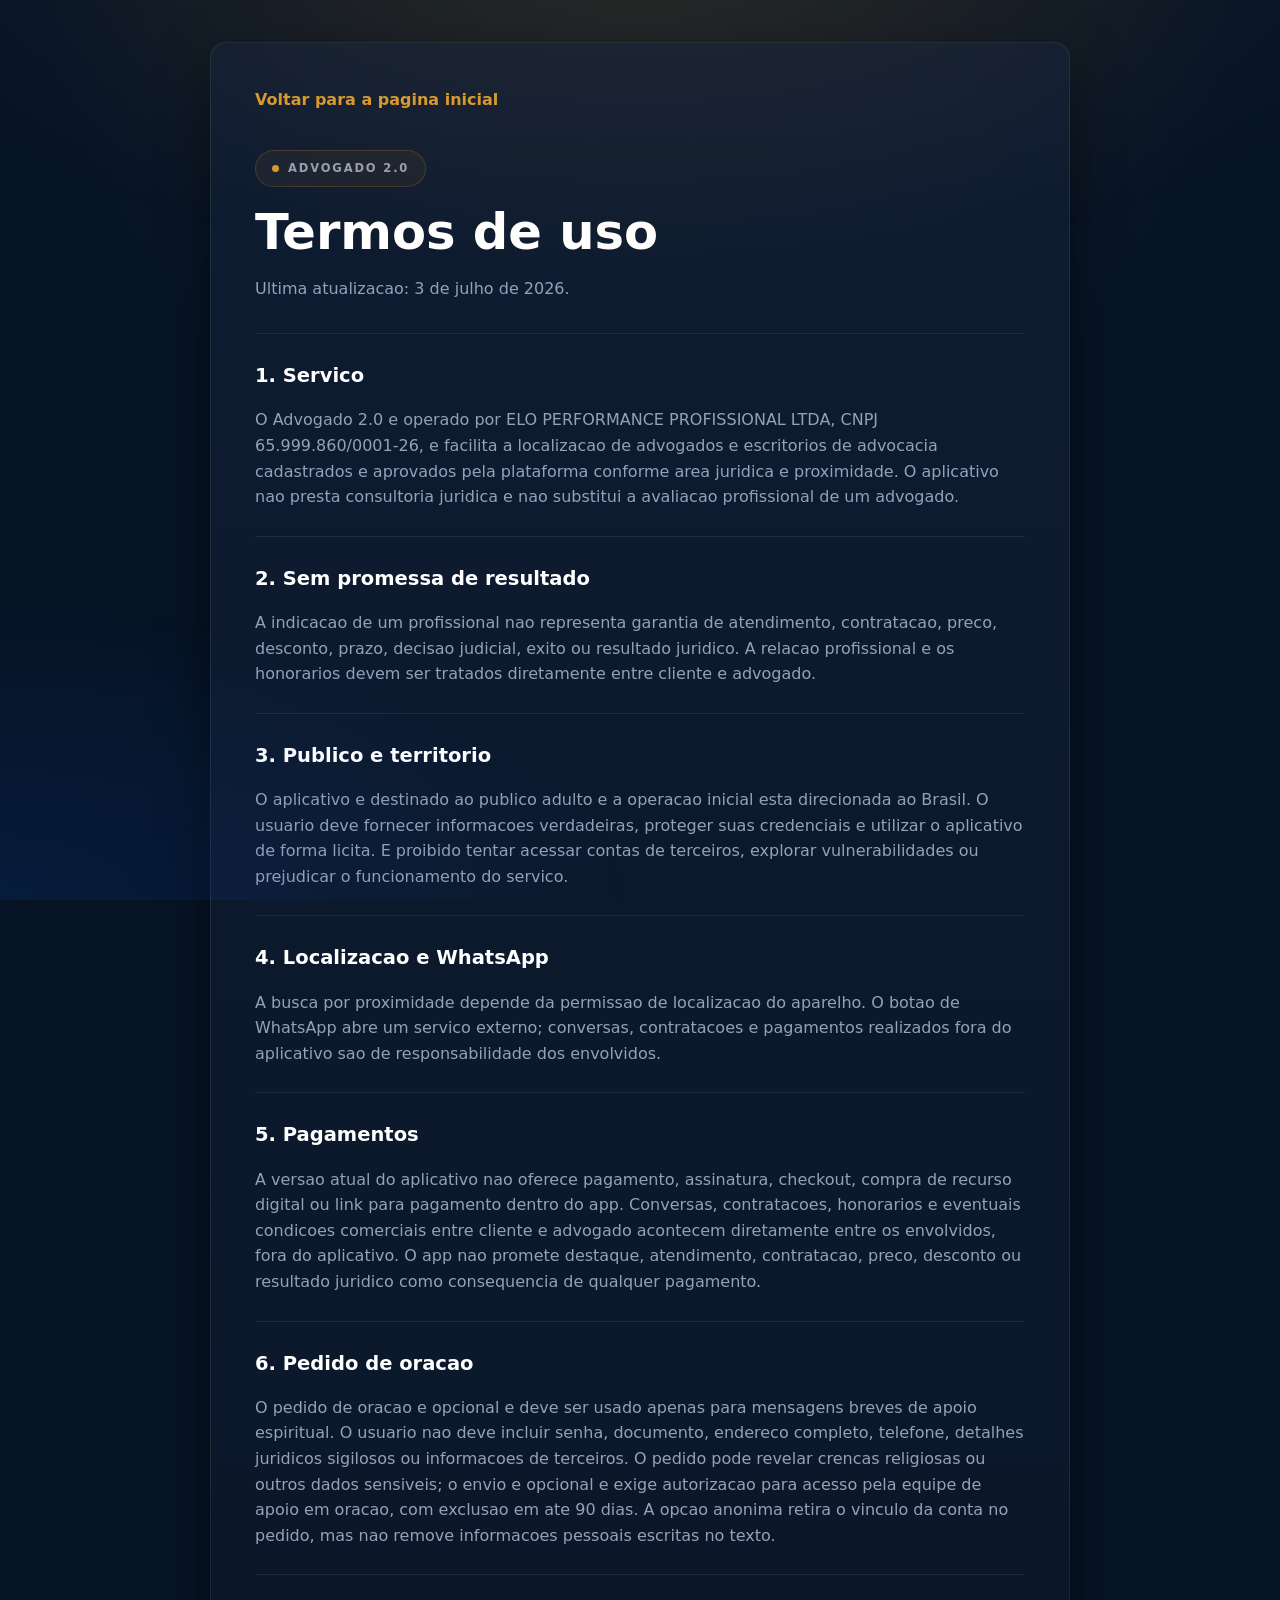
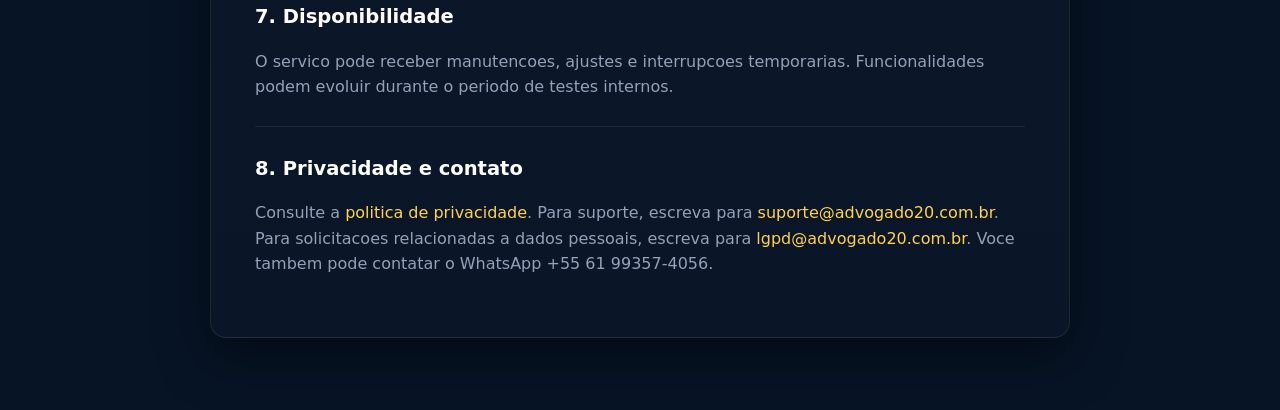
<file: termos.html>
<!doctype html>
<html lang="pt-BR">
  <head>
    <meta charset="utf-8">
    <meta name="viewport" content="width=device-width, initial-scale=1">
    <title>Termos de uso - Advogado 2.0</title>
    <link rel="canonical" href="https://advogado20.com.br/termos.html">
    <link rel="stylesheet" href="styles.css">
  </head>
  <body class="legal-page">
    <main class="legal-main">
      <div class="legal-shell">
        <a class="legal-back" href="index.html">Voltar para a pagina inicial</a>
        <header class="legal-header">
          <p class="eyebrow"><span class="eyebrow__dot"></span>Advogado 2.0</p>
          <h1>Termos de uso</h1>
          <p>Ultima atualizacao: 3 de julho de 2026.</p>
        </header>

        <section class="legal-section">
          <h2>1. Servico</h2>
          <p>O Advogado 2.0 e operado por ELO PERFORMANCE PROFISSIONAL LTDA, CNPJ 65.999.860/0001-26, e facilita a localizacao de advogados e escritorios de advocacia cadastrados e aprovados pela plataforma conforme area juridica e proximidade. O aplicativo nao presta consultoria juridica e nao substitui a avaliacao profissional de um advogado.</p>
        </section>

        <section class="legal-section">
          <h2>2. Sem promessa de resultado</h2>
          <p>A indicacao de um profissional nao representa garantia de atendimento, contratacao, preco, desconto, prazo, decisao judicial, exito ou resultado juridico. A relacao profissional e os honorarios devem ser tratados diretamente entre cliente e advogado.</p>
        </section>

        <section class="legal-section">
          <h2>3. Publico e territorio</h2>
          <p>O aplicativo e destinado ao publico adulto e a operacao inicial esta direcionada ao Brasil. O usuario deve fornecer informacoes verdadeiras, proteger suas credenciais e utilizar o aplicativo de forma licita. E proibido tentar acessar contas de terceiros, explorar vulnerabilidades ou prejudicar o funcionamento do servico.</p>
        </section>

        <section class="legal-section">
          <h2>4. Localizacao e WhatsApp</h2>
          <p>A busca por proximidade depende da permissao de localizacao do aparelho. O botao de WhatsApp abre um servico externo; conversas, contratacoes e pagamentos realizados fora do aplicativo sao de responsabilidade dos envolvidos.</p>
        </section>

        <section class="legal-section">
          <h2>5. Pagamentos</h2>
          <p>A versao atual do aplicativo nao oferece pagamento, assinatura, checkout, compra de recurso digital ou link para pagamento dentro do app. Conversas, contratacoes, honorarios e eventuais condicoes comerciais entre cliente e advogado acontecem diretamente entre os envolvidos, fora do aplicativo. O app nao promete destaque, atendimento, contratacao, preco, desconto ou resultado juridico como consequencia de qualquer pagamento.</p>
        </section>

        <section class="legal-section">
          <h2>6. Pedido de oracao</h2>
          <p>O pedido de oracao e opcional e deve ser usado apenas para mensagens breves de apoio espiritual. O usuario nao deve incluir senha, documento, endereco completo, telefone, detalhes juridicos sigilosos ou informacoes de terceiros. O pedido pode revelar crencas religiosas ou outros dados sensiveis; o envio e opcional e exige autorizacao para acesso pela equipe de apoio em oracao, com exclusao em ate 90 dias. A opcao anonima retira o vinculo da conta no pedido, mas nao remove informacoes pessoais escritas no texto.</p>
        </section>

        <section class="legal-section">
          <h2>7. Disponibilidade</h2>
          <p>O servico pode receber manutencoes, ajustes e interrupcoes temporarias. Funcionalidades podem evoluir durante o periodo de testes internos.</p>
        </section>

        <section class="legal-section">
          <h2>8. Privacidade e contato</h2>
          <p>Consulte a <a href="privacidade.html">politica de privacidade</a>. Para suporte, escreva para <a href="mailto:suporte@advogado20.com.br">suporte@advogado20.com.br</a>. Para solicitacoes relacionadas a dados pessoais, escreva para <a href="mailto:lgpd@advogado20.com.br">lgpd@advogado20.com.br</a>. Voce tambem pode contatar o WhatsApp +55 61 99357-4056.</p>
        </section>
      </div>
    </main>
  </body>
</html>
</file>
<file: styles.css>
/* =====================================================================
   Advogado 2.0 — Landing Page
   Identidade "Lex Elite" replicada do app mobile:
   navy #071426 + gold #D99A2D + azul elétrico #0266ff, Montserrat/Inter.
   Tokens espelham src/theme/tokens.ts do app.
   ===================================================================== */

:root {
  /* Fundo / superfícies */
  --bg: #071426;
  --bg-deep: #04101f;
  --surface: #0b1628;
  --surface-2: #0f1d33;
  --surface-3: #142640;

  /* Marca */
  --gold: #d99a2d;
  --gold-bright: #ffd34d;
  --gold-deep: #a9741d;
  --blue: #0266ff;
  --blue-soft: #3e86ff;
  --whatsapp: #25d366;
  --whatsapp-deep: #128c4b;
  --danger: #93000a;

  /* Texto */
  --text: #e6e7ea;
  --text-warm: #cfc6b1;
  --muted: #94a1b8;
  --muted-2: #6a7688;

  /* Linhas */
  --line: rgba(217, 154, 45, 0.20);
  --line-soft: rgba(255, 255, 255, 0.08);
  --line-blue: rgba(2, 102, 255, 0.28);

  /* Forma */
  --r-sm: 10px;
  --r-md: 16px;
  --r-lg: 22px;
  --r-xl: 30px;

  --shadow-md: 0 18px 50px rgba(0, 0, 0, 0.5);
  --shadow-gold: 0 20px 55px rgba(217, 154, 45, 0.28);
  --shadow-blue: 0 20px 55px rgba(2, 102, 255, 0.28);

  --ease: cubic-bezier(0.22, 1, 0.36, 1);
  --maxw: 1180px;

  --font-display: "Montserrat", system-ui, sans-serif;
  --font-body: "Inter", system-ui, -apple-system, sans-serif;
}

*, *::before, *::after { box-sizing: border-box; }
html { scroll-behavior: smooth; -webkit-text-size-adjust: 100%; }

@media (prefers-reduced-motion: reduce) {
  html { scroll-behavior: auto; }
  *, *::before, *::after {
    animation-duration: 0.001ms !important;
    animation-iteration-count: 1 !important;
    transition-duration: 0.001ms !important;
  }
}

body {
  margin: 0;
  font-family: var(--font-body);
  background: var(--bg);
  color: var(--text);
  line-height: 1.6;
  -webkit-font-smoothing: antialiased;
  overflow-x: hidden;
}

/* Aura de fundo global */
body::before {
  content: "";
  position: fixed;
  inset: 0;
  pointer-events: none;
  z-index: 1;
  background:
    radial-gradient(120% 80% at 50% -12%, rgba(217, 154, 45, 0.10), transparent 55%),
    radial-gradient(90% 60% at 0% 100%, rgba(2, 102, 255, 0.10), transparent 55%);
}

img { max-width: 100%; display: block; }
a { color: inherit; text-decoration: none; }

.wrap {
  width: 100%;
  max-width: var(--maxw);
  margin-inline: auto;
  padding-inline: 24px;
  position: relative;
  z-index: 2;
}

.skip-link {
  position: absolute; left: -999px; top: 0;
  background: var(--gold); color: #201503;
  padding: 10px 16px; z-index: 999;
  border-radius: 0 0 8px 0; font-weight: 700;
}
.skip-link:focus { left: 0; }

a:focus-visible, button:focus-visible {
  outline: 2px solid var(--gold);
  outline-offset: 3px; border-radius: 6px;
}

/* Barra de progresso */
.scroll-progress {
  position: fixed; top: 0; left: 0;
  height: 3px; width: 0%;
  background: linear-gradient(90deg, var(--gold-deep), var(--gold-bright));
  z-index: 200; transition: width 0.1s linear;
}

/* ---------- Tipografia utilitária ---------- */
.eyebrow {
  display: inline-flex; align-items: center; gap: 9px;
  font-size: 0.72rem; font-weight: 700;
  letter-spacing: 0.16em; text-transform: uppercase;
  color: var(--gold); padding: 8px 16px;
  border: 1px solid var(--line); border-radius: 100px;
  background: rgba(217, 154, 45, 0.06);
}
.eyebrow--center { margin-inline: auto; }
.eyebrow__dot {
  width: 7px; height: 7px; border-radius: 50%;
  background: var(--gold);
  box-shadow: 0 0 0 0 rgba(217, 154, 45, 0.5);
  animation: dotPulse 2.4s infinite;
}
@keyframes dotPulse {
  0% { box-shadow: 0 0 0 0 rgba(217, 154, 45, 0.5); }
  70% { box-shadow: 0 0 0 8px rgba(217, 154, 45, 0); }
  100% { box-shadow: 0 0 0 0 rgba(217, 154, 45, 0); }
}

.art-label {
  display: inline-block; font-size: 0.72rem; font-weight: 700;
  letter-spacing: 0.22em; text-transform: uppercase;
  color: var(--gold); margin-bottom: 18px;
}
.text-gold { color: var(--gold); }
.text-blue { color: var(--blue-soft); }
.text-muted-serif { color: var(--text-warm); }

/* ---------- Botões ---------- */
.btn {
  display: inline-flex; align-items: center; justify-content: center;
  gap: 9px; font-family: var(--font-body);
  font-size: 0.95rem; font-weight: 600; line-height: 1;
  padding: 13px 22px; min-height: 46px;
  border-radius: 100px; border: 1px solid transparent; cursor: pointer;
  transition: transform 0.25s var(--ease), box-shadow 0.25s var(--ease),
    background 0.25s var(--ease), border-color 0.25s var(--ease), color 0.25s var(--ease);
  white-space: nowrap;
}
.btn--lg { padding: 16px 30px; min-height: 54px; font-size: 1rem; }
.btn--block { width: 100%; }

.btn--gold {
  background: linear-gradient(180deg, var(--gold-bright), var(--gold));
  color: #241802; font-weight: 700;
  box-shadow: 0 10px 30px rgba(217, 154, 45, 0.32);
}
.btn--gold:hover { transform: translateY(-2px); box-shadow: 0 16px 40px rgba(217, 154, 45, 0.45); }

.btn--blue {
  background: linear-gradient(180deg, var(--blue-soft), var(--blue));
  color: #fff; box-shadow: 0 10px 30px rgba(2, 102, 255, 0.32);
}
.btn--blue:hover { transform: translateY(-2px); box-shadow: 0 16px 40px rgba(2, 102, 255, 0.45); }

.btn--ghost { color: var(--text); border-color: var(--line-soft); background: rgba(255,255,255,0.02); }
.btn--ghost:hover { border-color: var(--gold); color: #fff; }

.btn--line { color: #fff; border-color: rgba(217,154,45,0.4); }
.btn--line:hover { background: rgba(217,154,45,0.1); border-color: var(--gold); transform: translateY(-2px); }

.btn--wa {
  background: linear-gradient(180deg, #2fdd74, var(--whatsapp-deep));
  color: #052914; font-weight: 700;
  box-shadow: 0 10px 30px rgba(37, 211, 102, 0.3);
}
.btn--wa:hover { transform: translateY(-2px); box-shadow: 0 16px 40px rgba(37, 211, 102, 0.45); }

/* ---------- NAV ---------- */
.nav {
  position: fixed; top: 0; left: 0; right: 0; z-index: 100;
  transition: background 0.3s var(--ease), border-color 0.3s var(--ease), backdrop-filter 0.3s var(--ease);
  border-bottom: 1px solid transparent;
}
.nav.is-stuck {
  background: rgba(7, 20, 38, 0.85);
  backdrop-filter: blur(14px);
  border-bottom-color: var(--line-soft);
}
.nav__inner {
  display: flex; align-items: center; justify-content: space-between;
  gap: 20px; height: 74px;
}
.brand { display: inline-flex; align-items: center; gap: 12px; }
.brand__logo { height: 46px; width: auto; filter: drop-shadow(0 2px 8px rgba(217,154,45,0.35)); }
.brand__text {
  font-family: var(--font-display); font-size: 1.1rem;
  font-weight: 800; color: #fff; letter-spacing: 0.02em;
}
.brand__text em { color: var(--gold); font-style: normal; }

.nav__links { display: flex; gap: 30px; }
.nav__links a {
  font-size: 0.92rem; color: var(--muted); font-weight: 500;
  position: relative; transition: color 0.2s var(--ease);
}
.nav__links a::after {
  content: ""; position: absolute; left: 0; bottom: -6px;
  width: 0; height: 2px; background: var(--gold);
  transition: width 0.25s var(--ease);
}
.nav__links a:hover { color: #fff; }
.nav__links a:hover::after { width: 100%; }

.nav__cta { display: flex; gap: 12px; align-items: center; }

.nav__burger {
  display: none; flex-direction: column; gap: 5px;
  background: none; border: 0; cursor: pointer; padding: 8px;
}
.nav__burger span {
  width: 24px; height: 2px; background: #fff;
  transition: transform 0.3s var(--ease), opacity 0.2s var(--ease);
}
.nav__burger[aria-expanded="true"] span:nth-child(1) { transform: translateY(7px) rotate(45deg); }
.nav__burger[aria-expanded="true"] span:nth-child(2) { opacity: 0; }
.nav__burger[aria-expanded="true"] span:nth-child(3) { transform: translateY(-7px) rotate(-45deg); }

.nav__mobile { display: none; }
.nav__mobile:not([hidden]) {
  display: flex; flex-direction: column; gap: 14px;
  padding: 20px 24px 28px;
  background: rgba(7, 20, 38, 0.97);
  backdrop-filter: blur(14px);
  border-bottom: 1px solid var(--line-soft);
}
.nav__mobile a:not(.btn) {
  color: var(--text); font-size: 1.05rem;
  padding: 8px 0; border-bottom: 1px solid var(--line-soft);
}

/* ---------- HERO ---------- */
.hero {
  position: relative; padding-top: 132px; padding-bottom: 48px;
  overflow: hidden;
}
.hero__grid {
  display: grid; grid-template-columns: 1.05fr 0.95fr;
  gap: 40px; align-items: center;
}
.hero__title {
  font-family: var(--font-display); font-weight: 800;
  font-size: clamp(2.5rem, 5.6vw, 4.3rem); line-height: 1.03;
  letter-spacing: -0.02em; color: #fff; margin: 22px 0 22px;
}
.hero__title .grad {
  background: linear-gradient(100deg, var(--gold-bright), var(--gold) 55%, var(--gold-deep));
  -webkit-background-clip: text; background-clip: text;
  -webkit-text-fill-color: transparent;
}
.hero__lead {
  font-size: clamp(1.02rem, 1.6vw, 1.18rem); color: var(--muted);
  max-width: 30em; margin-bottom: 30px;
}
.hero__lead strong { color: var(--text); font-weight: 600; }
.hero__actions { display: flex; flex-wrap: wrap; gap: 14px; margin-bottom: 30px; }
.hero__proof {
  list-style: none; display: flex; flex-wrap: wrap; gap: 26px; margin: 0; padding: 0;
}
.hero__proof li { font-size: 0.86rem; color: var(--muted-2); display: flex; align-items: baseline; gap: 7px; }
.hero__proof strong { font-family: var(--font-display); font-size: 1.2rem; color: var(--gold); font-weight: 700; }

/* Palco do herói: mascote com as áreas do direito ao redor (projeção holográfica) */
.hero__stage {
  position: relative;
  width: 100%; max-width: 540px;
  aspect-ratio: 1 / 1;
  margin-inline: auto;
  display: flex; align-items: center; justify-content: center;
}
.hero__holo {
  position: absolute; inset: 0;
  width: 100%; height: 100%;
  pointer-events: none; z-index: 1;
}
.holo-pulse { transform-origin: 240px 240px; animation: holoPulse 3s ease-out infinite; }
@keyframes holoPulse {
  0% { opacity: 0.9; transform: scale(1); }
  100% { opacity: 0; transform: scale(7); }
}
/* corrente neon percorrendo os traços em direção às especialidades */
.holo-flow line { stroke-dasharray: 4 18; animation: holoFlow 2.4s linear infinite; }
@keyframes holoFlow { to { stroke-dashoffset: -44; } }

.hero__mascot {
  position: relative; z-index: 2;
  width: min(268px, 54%); height: auto;
  filter: drop-shadow(0 26px 38px rgba(0,0,0,0.6));
  animation: floatMascot 6s ease-in-out infinite;
}
@keyframes floatMascot { 0%,100% { transform: translateY(0); } 50% { transform: translateY(-12px); } }

/* Nós de área ao redor do mascote */
.orbit {
  position: absolute; z-index: 3;
  left: var(--x); top: var(--y);
  transform: translate(-50%, -50%);
  display: inline-flex; align-items: center; gap: 9px; white-space: nowrap;
  padding: 9px 15px; border-radius: 100px;
  background: rgba(9, 20, 38, 0.85);
  border: 1px solid var(--line-blue);
  box-shadow: 0 8px 22px rgba(0, 0, 0, 0.45), inset 0 0 14px rgba(2, 102, 255, 0.12),
    0 0 16px rgba(2, 102, 255, 0.14);
  backdrop-filter: blur(6px);
  font-family: var(--font-display); font-weight: 600; font-size: 0.82rem; color: var(--text);
  animation: orbitFloat 5s ease-in-out infinite;
}
.orbit svg {
  width: 22px; height: 22px; color: var(--gold); flex-shrink: 0;
  filter: drop-shadow(0 0 6px rgba(217, 154, 45, 0.55));
}
.orbit:nth-of-type(2n) { animation-delay: -1.6s; }
.orbit:nth-of-type(3n) { animation-delay: -3.1s; }
@keyframes orbitFloat { 0%,100% { transform: translate(-50%, -50%); } 50% { transform: translate(-50%, calc(-50% - 6px)); } }

/* ---------- Seções ---------- */
.section { padding-block: clamp(70px, 10vw, 122px); position: relative; }

.section__head { max-width: 640px; margin-bottom: 52px; }
.section__head--center { margin-inline: auto; text-align: center; }
.section__title {
  font-family: var(--font-display); font-weight: 800;
  font-size: clamp(1.8rem, 3.8vw, 2.9rem); line-height: 1.12;
  letter-spacing: -0.02em; color: #fff; margin: 0 0 16px;
}
.section__intro { font-size: clamp(1rem, 1.5vw, 1.12rem); color: var(--muted); margin: 0; }
.section__intro strong { color: var(--text); font-weight: 600; }

/* ---------- Pilares ---------- */
.pillars { display: grid; grid-template-columns: repeat(3, 1fr); gap: 22px; }
.pillar {
  background: linear-gradient(165deg, var(--surface-2), var(--surface));
  border: 1px solid var(--line-soft); border-radius: var(--r-lg);
  padding: 32px 28px;
  transition: transform 0.35s var(--ease), border-color 0.35s var(--ease), box-shadow 0.35s var(--ease);
}
.pillar:hover { transform: translateY(-6px); border-color: var(--line); box-shadow: var(--shadow-md); }
.pillar__icon {
  width: 52px; height: 52px; display: grid; place-items: center; border-radius: 14px;
  background: rgba(217,154,45,0.1); border: 1px solid var(--line); color: var(--gold); margin-bottom: 20px;
}
.pillar h3 { font-family: var(--font-display); font-size: 1.25rem; font-weight: 700; color: #fff; margin: 0 0 10px; }
.pillar p { margin: 0; color: var(--muted); font-size: 0.96rem; }
.pillar p strong { color: var(--text); }

/* ---------- Passos ---------- */
.steps {
  list-style: none; margin: 0; padding: 0;
  display: grid; grid-template-columns: repeat(4, 1fr); gap: 20px;
}
.step {
  padding: 28px 24px; border-radius: var(--r-md);
  border: 1px solid var(--line-soft); background: rgba(255,255,255,0.015); position: relative;
}
.step__num {
  font-family: var(--font-display); font-size: 2.4rem; font-weight: 800;
  color: transparent; -webkit-text-stroke: 1.4px var(--gold);
  display: block; margin-bottom: 14px; line-height: 1;
}
.step h3 { font-size: 1.08rem; color: #fff; margin: 0 0 8px; font-weight: 700; font-family: var(--font-display); }
.step p { margin: 0; font-size: 0.9rem; color: var(--muted); }

/* ---------- Para Advogados ---------- */
.vip {
  background:
    radial-gradient(120% 100% at 100% 0%, rgba(217,154,45,0.12), transparent 55%),
    linear-gradient(180deg, var(--bg-deep), var(--bg));
  border-block: 1px solid var(--line); overflow: hidden;
}
.vip__glow {
  position: absolute; bottom: -160px; left: -120px; width: 520px; height: 520px;
  background: radial-gradient(closest-side, rgba(217,154,45,0.14), transparent 70%); pointer-events: none;
}
.vip__grid { display: grid; grid-template-columns: 1fr 1fr; gap: 56px; align-items: center; }
.vip__stat {
  display: flex; align-items: center; gap: 18px; margin: 28px 0 32px;
  padding: 20px 24px; border: 1px solid var(--line); border-radius: var(--r-md);
  background: rgba(217,154,45,0.05);
}
.vip__stat-num { font-family: var(--font-display); font-size: 3rem; font-weight: 800; color: var(--gold); line-height: 1; }
.vip__stat-num span { font-size: 1.6rem; }
.vip__stat-label { font-size: 0.86rem; color: var(--muted); max-width: 16em; }

.vip__benefits { list-style: none; margin: 0; padding: 0; display: flex; flex-direction: column; gap: 16px; }
.vip__benefit {
  display: flex; gap: 18px; padding: 24px; border-radius: var(--r-md);
  border: 1px solid var(--line-soft);
  background: linear-gradient(165deg, var(--surface-2), var(--surface));
  transition: transform 0.3s var(--ease), border-color 0.3s var(--ease);
}
.vip__benefit:hover { transform: translateX(6px); border-color: var(--line); }
.vip__benefit-icon {
  flex-shrink: 0; width: 46px; height: 46px; display: grid; place-items: center; border-radius: 12px;
  background: rgba(217,154,45,0.1); border: 1px solid var(--line); color: var(--gold);
}
.vip__benefit h3 { margin: 0 0 6px; font-size: 1.1rem; color: #fff; font-weight: 700; font-family: var(--font-display); }
.vip__benefit p { margin: 0; font-size: 0.92rem; color: var(--muted); }

/* ---------- Propósito / lado humano ---------- */
.human { overflow: hidden; }
.human__grid { display: grid; grid-template-columns: 1fr 1fr; gap: 54px; align-items: center; }
.human__figure {
  position: relative; border-radius: var(--r-xl); overflow: hidden;
  border: 1px solid var(--line); box-shadow: var(--shadow-md);
}
.human__figure img { width: 100%; height: 100%; object-fit: cover; aspect-ratio: 4 / 3; }
.human__figure::after {
  content: ""; position: absolute; inset: 0;
  background: linear-gradient(180deg, transparent 55%, rgba(7,20,38,0.65));
}
.human__card {
  margin-top: 28px; padding: 28px 30px; border-radius: var(--r-lg);
  border: 1px solid var(--line);
  background: linear-gradient(160deg, rgba(217,154,45,0.07), rgba(11,22,40,0.5));
}
.human__tag {
  display: inline-block; font-size: 0.72rem; font-weight: 700; letter-spacing: 0.1em; text-transform: uppercase;
  color: var(--whatsapp); padding: 5px 12px; border-radius: 100px;
  background: rgba(37,211,102,0.1); border: 1px solid rgba(37,211,102,0.25); margin-bottom: 14px;
}
.human__card h3 { font-family: var(--font-display); font-size: 1.35rem; color: #fff; margin: 0 0 10px; font-weight: 700; }
.human__card p { margin: 0; color: var(--muted); }

/* ---------- Finale — duas portas ---------- */
.finale { position: relative; padding-block: clamp(78px, 11vw, 140px); overflow: hidden; }
.finale__glow {
  position: absolute; top: -100px; left: 50%; width: 820px; height: 620px; transform: translateX(-50%);
  background: radial-gradient(closest-side, rgba(217,154,45,0.16), transparent 70%); pointer-events: none;
}
.finale__head { text-align: center; max-width: 640px; margin: 0 auto 52px; }
.finale__mascot { width: 120px; height: auto; margin: 0 auto 6px; filter: drop-shadow(0 12px 20px rgba(0,0,0,0.5)); }
.finale__title {
  font-family: var(--font-display); font-weight: 800;
  font-size: clamp(2.2rem, 5.4vw, 3.6rem); line-height: 1.06;
  letter-spacing: -0.02em; color: #fff; margin: 18px 0 16px;
}
.finale__lead { color: var(--muted); font-size: 1.08rem; margin: 0; }

.doors { display: grid; grid-template-columns: 1fr 1fr; gap: 24px; max-width: 920px; margin-inline: auto; }
.door {
  padding: 38px 34px; border-radius: var(--r-xl); border: 1px solid var(--line-soft);
  background: linear-gradient(170deg, var(--surface-2), var(--surface));
  display: flex; flex-direction: column;
  transition: transform 0.35s var(--ease), border-color 0.35s var(--ease), box-shadow 0.35s var(--ease);
}
.door:hover { transform: translateY(-6px); box-shadow: var(--shadow-md); }
.door--gold {
  border-color: var(--line);
  background:
    radial-gradient(120% 100% at 50% 0%, rgba(217,154,45,0.12), transparent 60%),
    linear-gradient(170deg, var(--surface-3), var(--surface));
}
.door--gold:hover { box-shadow: var(--shadow-gold); border-color: var(--gold); }
.door__kicker { font-size: 0.74rem; letter-spacing: 0.14em; text-transform: uppercase; color: var(--muted-2); font-weight: 700; margin-bottom: 10px; }
.door--gold .door__kicker { color: var(--gold); }
.door__title { font-family: var(--font-display); font-size: 1.9rem; font-weight: 800; color: #fff; margin: 0 0 14px; }
.door__text { color: var(--muted); margin: 0 0 26px; flex-grow: 1; }
.door__note { margin-top: 14px; font-size: 0.78rem; color: var(--muted-2); text-align: center; }

/* ---------- Footer ---------- */
.footer { border-top: 1px solid var(--line-soft); padding-block: 46px 30px; position: relative; z-index: 2; }
.footer__inner {
  display: flex; justify-content: space-between; align-items: flex-start; flex-wrap: wrap; gap: 30px;
  padding-bottom: 28px; border-bottom: 1px solid var(--line-soft);
}
.footer__brand { display: flex; flex-direction: column; align-items: flex-start; gap: 12px; max-width: 340px; }
.footer__logo {
  width: 92px; height: 92px; flex: none; align-self: flex-start;
  object-fit: contain;
  filter: drop-shadow(0 4px 14px rgba(217,154,45,0.28));
}
.footer__brand p { color: var(--muted-2); font-size: 0.9rem; margin: 0; }
.footer__links { display: flex; flex-wrap: wrap; gap: 24px; }
.footer__links a { color: var(--muted); font-size: 0.9rem; transition: color 0.2s var(--ease); }
.footer__links a:hover { color: var(--gold); }
.footer__base { display: flex; justify-content: space-between; flex-wrap: wrap; gap: 12px; margin-top: 22px; font-size: 0.82rem; color: var(--muted-2); }

/* ---------- Paginas legais ---------- */
.legal-page {
  background:
    radial-gradient(90% 70% at 50% -10%, rgba(217, 154, 45, 0.10), transparent 55%),
    var(--bg);
}
.legal-main {
  width: min(860px, calc(100% - 32px));
  min-height: 100vh;
  margin: 0 auto;
  padding: 42px 0 72px;
}
.legal-shell {
  padding: clamp(24px, 4vw, 44px);
  border: 1px solid var(--line-soft);
  border-radius: var(--r-md);
  background: linear-gradient(180deg, rgba(15, 29, 51, 0.92), rgba(11, 22, 40, 0.96));
  box-shadow: var(--shadow-md);
}
.legal-back {
  display: inline-flex;
  align-items: center;
  gap: 8px;
  margin-bottom: 26px;
  color: var(--gold);
  font-weight: 700;
}
.legal-header {
  margin-bottom: 32px;
}
.legal-header h1 {
  margin: 8px 0 12px;
  color: #fff;
  font-family: var(--font-display);
  font-size: clamp(2rem, 5vw, 3.1rem);
  line-height: 1.08;
}
.legal-header p,
.legal-section p,
.legal-section li {
  color: var(--muted);
}
.legal-section {
  padding-top: 26px;
  border-top: 1px solid var(--line-soft);
}
.legal-section + .legal-section {
  margin-top: 26px;
}
.legal-section h2 {
  margin: 0 0 12px;
  color: #fff;
  font-family: var(--font-display);
  font-size: 1.22rem;
}
.legal-section a {
  color: var(--gold-bright);
}
.legal-section ul,
.legal-section ol {
  padding-left: 22px;
}

/* ---------- WhatsApp flutuante ---------- */
.fab-wa {
  position: fixed; bottom: 26px; right: 26px; width: 58px; height: 58px;
  display: grid; place-items: center; border-radius: 50%;
  background: linear-gradient(180deg, #2fdd74, var(--whatsapp-deep));
  color: #052914; box-shadow: 0 12px 30px rgba(37, 211, 102, 0.4);
  z-index: 90; transition: transform 0.25s var(--ease);
  animation: fabPop 0.4s var(--ease) 1.2s both;
}
.fab-wa:hover { transform: scale(1.08); }
@keyframes fabPop { from { transform: scale(0); } to { transform: scale(1); } }

/* ---------- Reveal ---------- */
.reveal { opacity: 0; transform: translateY(28px); transition: opacity 0.7s var(--ease), transform 0.7s var(--ease); }
.reveal.is-visible { opacity: 1; transform: none; }

/* =====================================================================
   Responsivo
   ===================================================================== */
@media (max-width: 960px) {
  .hero__grid { grid-template-columns: 1fr; gap: 30px; }
  .hero__stage { order: -1; max-width: 460px; }
  .vip__grid, .human__grid { grid-template-columns: 1fr; gap: 36px; }
  .steps { grid-template-columns: repeat(2, 1fr); }
  .pillars { grid-template-columns: 1fr; }
}
@media (max-width: 760px) {
  .nav__links, .nav__cta { display: none; }
  .nav__burger { display: flex; }
  .hero { padding-top: 108px; }
  .doors { grid-template-columns: 1fr; }
  .footer__inner { flex-direction: column; }
  .orbit { font-size: 0.72rem; padding: 6px 10px; }
}
@media (max-width: 560px) {
  .hero__stage { max-width: min(360px, 100vw - 18px); }
  .hero__mascot { width: min(156px, 48%); }
  .orbit {
    gap: 4px;
    padding: 4px 7px;
    font-size: 0.52rem;
    letter-spacing: 0;
    border-radius: 999px;
    box-shadow: 0 6px 16px rgba(0, 0, 0, 0.42), inset 0 0 10px rgba(2, 102, 255, 0.12);
  }
  .orbit svg { width: 12px; height: 12px; }
  .orbit:nth-of-type(1) { --y: 9% !important; }
  .orbit:nth-of-type(2) { --x: 80% !important; --y: 19% !important; }
  .orbit:nth-of-type(3) { --x: 83% !important; }
  .orbit:nth-of-type(4) { --x: 80% !important; --y: 81% !important; }
  .orbit:nth-of-type(5) { --y: 91% !important; }
  .orbit:nth-of-type(6) { --x: 20% !important; --y: 81% !important; }
  .orbit:nth-of-type(7) { --x: 17% !important; }
  .orbit:nth-of-type(8) { --x: 20% !important; --y: 19% !important; }
}
@media (max-width: 480px) {
  .wrap { padding-inline: 18px; }
  .steps { grid-template-columns: 1fr; }
  .hero__proof { gap: 16px; }
  .door { padding: 30px 24px; }
  .fab-wa { bottom: 18px; right: 18px; }
}
@media (max-width: 380px) {
  .hero__stage { max-width: min(330px, 100vw - 16px); }
  .orbit { padding: 3px 6px; font-size: 0.48rem; }
  .orbit svg { display: none; }
}
</file>
